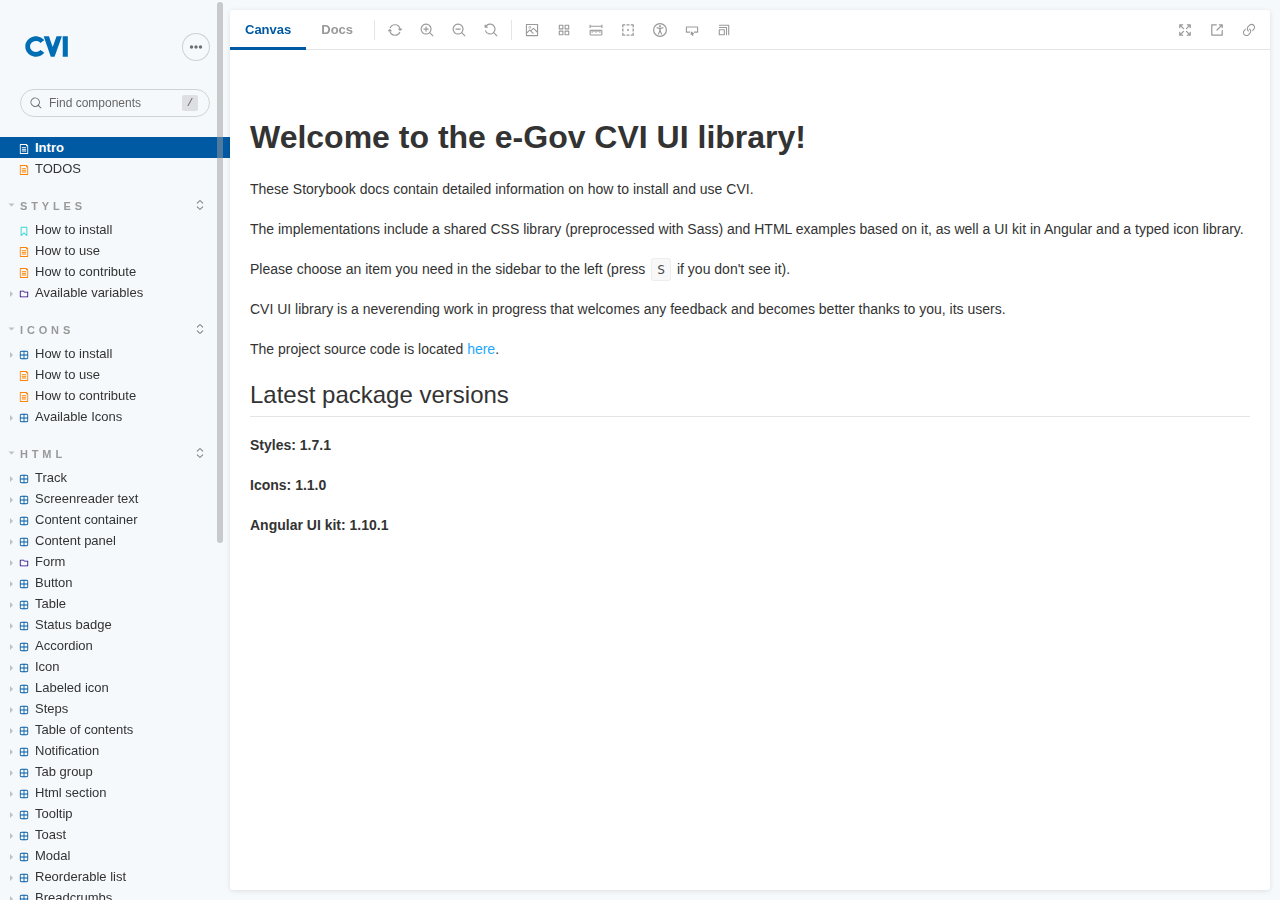
<file: index.html>
<!doctype html><html lang="en"><head><meta charset="utf-8"/><title>Webpack App</title><meta name="viewport" content="width=device-width,initial-scale=1"/><style>html, body {
    overflow: hidden;
    height: 100%;
    width: 100%;
    margin: 0;
    padding: 0;
  }

  * {
    box-sizing: border-box;
  }</style><script>/* globals window */
  /* eslint-disable no-underscore-dangle */
  try {
    if (window.top !== window) {
      window.__REACT_DEVTOOLS_GLOBAL_HOOK__ = window.top.__REACT_DEVTOOLS_GLOBAL_HOOK__;
    }
  } catch (e) {
    // eslint-disable-next-line no-console
    console.warn('unable to connect to top frame for connecting dev tools');
  }

  window.onerror = function onerror(message, source, line, column, err) {
    if (window.CONFIG_TYPE !== 'DEVELOPMENT') return;
    // eslint-disable-next-line no-var, vars-on-top
    var xhr = new window.XMLHttpRequest();
    xhr.open('POST', '/runtime-error');
    xhr.setRequestHeader('Content-Type', 'application/json;charset=UTF-8');
    xhr.send(
      JSON.stringify({
        /* eslint-disable object-shorthand */
        message: message,
        source: source,
        line: line,
        column: column,
        error: err && { message: err.message, name: err.name, stack: err.stack },
        origin: 'manager',
        /* eslint-enable object-shorthand */
      })
    );
  };</script><style>#root[hidden],
      #docs-root[hidden] {
        display: none !important;
      }</style></head><body><div id="root"></div><div id="docs-root"></div><script>window['CONFIG_TYPE'] = "PRODUCTION";
          
      
          
            window['LOGLEVEL'] = "info";
          
      
          
            window['FEATURES'] = {"postcss":true,"emotionAlias":false,"warnOnLegacyHierarchySeparator":true,"buildStoriesJson":false,"storyStoreV7":false,"modernInlineRender":false,"breakingChangesV7":false,"interactionsDebugger":false,"babelModeV7":false,"argTypeTargetsV7":false,"previewMdx2":false};
          
      
          
      
          
      
          
            window['DOCS_MODE'] = false;</script><script src="runtime~main.3d39877cef405a270730.manager.bundle.js"></script><script src="887.f6d018adb45fc2690c5a.manager.bundle.js"></script><script src="main.1d8ab3ff46e58d6986b8.manager.bundle.js"></script></body></html>
</file>
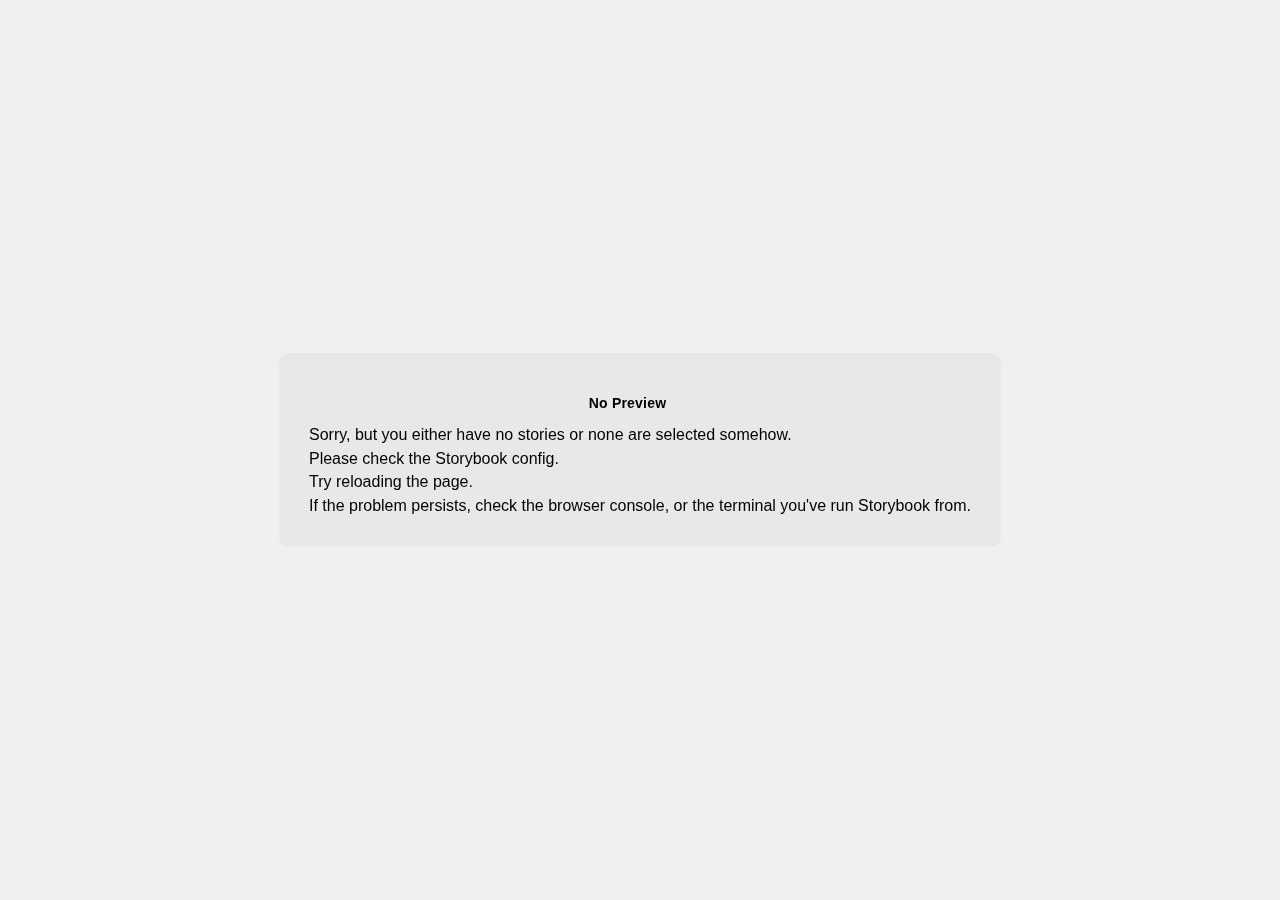
<file: iframe.html>
<!doctype html><html lang="en"><head><meta charset="utf-8"><title>Webpack App</title><meta name="viewport" content="width=device-width,initial-scale=1"><base target="_parent"><style>/* While we aren't showing the main block yet, but still preparing, we want everything the user
     has rendered, which may or may not be in #root, to be display none */
  .sb-show-preparing-story:not(.sb-show-main) > :not(.sb-preparing-story) {
    display: none;
  }

  .sb-show-preparing-docs:not(.sb-show-main) > :not(.sb-preparing-docs) {
    display: none;
  }

  /* Hide our own blocks when we aren't supposed to be showing them */
  :not(.sb-show-preparing-story) > .sb-preparing-story,
  :not(.sb-show-preparing-docs) > .sb-preparing-docs,
  :not(.sb-show-nopreview) > .sb-nopreview,
  :not(.sb-show-errordisplay) > .sb-errordisplay {
    display: none;
  }

  .sb-show-main.sb-main-centered {
    margin: 0;
    display: flex;
    align-items: center;
    min-height: 100vh;
  }

  .sb-show-main.sb-main-centered #root {
    box-sizing: border-box;
    margin: auto;
    padding: 1rem;
    max-height: 100%; /* Hack for centering correctly in IE11 */
  }

  /* Vertical centering fix for IE11 */
  @media screen and (-ms-high-contrast: none), (-ms-high-contrast: active) {
    .sb-show-main.sb-main-centered:after {
      content: '';
      min-height: inherit;
      font-size: 0;
    }
  }

  .sb-show-main.sb-main-fullscreen {
    margin: 0;
    padding: 0;
    display: block;
  }

  .sb-show-main.sb-main-padded {
    margin: 0;
    padding: 1rem;
    display: block;
    box-sizing: border-box;
  }

  .sb-wrapper {
    position: fixed;
    top: 0;
    bottom: 0;
    left: 0;
    right: 0;
    padding: 20px;
    font-family: 'Nunito Sans', -apple-system, '.SFNSText-Regular', 'San Francisco',
      BlinkMacSystemFont, 'Segoe UI', 'Helvetica Neue', Helvetica, Arial, sans-serif;
    -webkit-font-smoothing: antialiased;
    overflow: auto;
  }

  .sb-heading {
    font-size: 14px;
    font-weight: 600;
    letter-spacing: 0.2px;
    margin: 10px 0;
    padding-right: 25px;
  }

  .sb-nopreview {
    display: flex;
    align-content: center;
    justify-content: center;
  }

  .sb-nopreview_main {
    margin: auto;
    padding: 30px;
    border-radius: 10px;
    background: rgba(0, 0, 0, 0.03);
  }

  .sb-nopreview_heading {
    text-align: center;
  }

  .sb-errordisplay {
    border: 20px solid rgb(187, 49, 49);
    background: #222;
    color: #fff;
    z-index: 999999;
  }

  .sb-errordisplay_code {
    padding: 10px;
    background: #000;
    color: #eee;
    font-family: 'Operator Mono', 'Fira Code Retina', 'Fira Code', 'FiraCode-Retina', 'Andale Mono',
      'Lucida Console', Consolas, Monaco, monospace;
  }

  .sb-errordisplay pre {
    white-space: pre-wrap;
  }

  @-webkit-keyframes sb-rotate360 {
    from {
      transform: rotate(0deg);
    }
    to {
      transform: rotate(360deg);
    }
  }
  @keyframes sb-rotate360 {
    from {
      transform: rotate(0deg);
    }
    to {
      transform: rotate(360deg);
    }
  }
  @-webkit-keyframes sb-glow {
    0%,
    100% {
      opacity: 1;
    }
    50% {
      opacity: 0.4;
    }
  }
  @keyframes sb-glow {
    0%,
    100% {
      opacity: 1;
    }
    50% {
      opacity: 0.4;
    }
  }

  /* We display the preparing loaders *over* the rendering story */
  .sb-preparing-story,
  .sb-preparing-docs {
    background-color: white;
    /* Maximum possible z-index. It would be better to use stacking contexts to ensure it's always
    on top, but this isn't possible as it would require making CSS changes that could affect user code */
    z-index: 2147483647;
  }

  .sb-loader {
    -webkit-animation: sb-rotate360 0.7s linear infinite;
    animation: sb-rotate360 0.7s linear infinite;
    border-color: rgba(97, 97, 97, 0.29);
    border-radius: 50%;
    border-style: solid;
    border-top-color: #646464;
    border-width: 2px;
    display: inline-block;
    height: 32px;
    left: 50%;
    margin-left: -16px;
    margin-top: -16px;
    mix-blend-mode: difference;
    overflow: hidden;
    position: absolute;
    top: 50%;
    transition: all 200ms ease-out;
    vertical-align: top;
    width: 32px;
    z-index: 4;
  }

  .sb-previewBlock {
    background: #fff;
    border: 1px solid rgba(0, 0, 0, 0.1);
    border-radius: 4px;
    box-shadow: rgba(0, 0, 0, 0.1) 0 1px 3px 0;
    margin: 25px auto 40px;
    max-width: 600px;
  }

  .sb-previewBlock_header {
    align-items: center;
    box-shadow: rgba(0, 0, 0, 0.1) 0 -1px 0 0 inset;
    display: flex;
    gap: 14px;
    height: 40px;
    padding: 0 12px;
  }

  .sb-previewBlock_icon {
    -webkit-animation: sb-glow 1.5s ease-in-out infinite;
    animation: sb-glow 1.5s ease-in-out infinite;
    background: #e6e6e6;
    height: 14px;
    width: 14px;
  }
  .sb-previewBlock_icon:last-child {
    margin-left: auto;
  }

  .sb-previewBlock_body {
    -webkit-animation: sb-glow 1.5s ease-in-out infinite;
    animation: sb-glow 1.5s ease-in-out infinite;
    height: 182px;
    position: relative;
  }

  .sb-argstableBlock {
    border-collapse: collapse;
    border-spacing: 0;
    font-size: 13px;
    line-height: 20px;
    margin: 25px auto 40px;
    max-width: 600px;
    text-align: left;
    width: 100%;
  }
  .sb-argstableBlock th:first-of-type,
  .sb-argstableBlock td:first-of-type {
    padding-left: 20px;
  }
  .sb-argstableBlock th:nth-of-type(2),
  .sb-argstableBlock td:nth-of-type(2) {
    width: 35%;
  }
  .sb-argstableBlock th:nth-of-type(3),
  .sb-argstableBlock td:nth-of-type(3) {
    width: 15%;
  }
  .sb-argstableBlock th:last-of-type,
  .sb-argstableBlock td:last-of-type {
    width: 25%;
    padding-right: 20px;
  }
  .sb-argstableBlock th span,
  .sb-argstableBlock td span {
    -webkit-animation: sb-glow 1.5s ease-in-out infinite;
    animation: sb-glow 1.5s ease-in-out infinite;
    background-color: rgba(0, 0, 0, 0.1);
    border-radius: 0;
    box-shadow: none;
    color: transparent;
  }
  .sb-argstableBlock th {
    padding: 10px 15px;
  }

  .sb-argstableBlock-body {
    border-radius: 4px;
    box-shadow: rgba(0, 0, 0, 0.1) 0 1px 3px 1px, rgba(0, 0, 0, 0.065) 0 0 0 1px;
  }
  .sb-argstableBlock-body tr {
    background: transparent;
    overflow: hidden;
  }
  .sb-argstableBlock-body tr:not(:first-child) {
    border-top: 1px solid #e6e6e6;
  }
  .sb-argstableBlock-body tr:first-child td:first-child {
    border-top-left-radius: 4px;
  }
  .sb-argstableBlock-body tr:first-child td:last-child {
    border-top-right-radius: 4px;
  }
  .sb-argstableBlock-body tr:last-child td:first-child {
    border-bottom-left-radius: 4px;
  }
  .sb-argstableBlock-body tr:last-child td:last-child {
    border-bottom-right-radius: 4px;
  }
  .sb-argstableBlock-body td {
    background: #fff;
    padding-bottom: 10px;
    padding-top: 10px;
    vertical-align: top;
  }
  .sb-argstableBlock-body td:not(:first-of-type) {
    padding-left: 15px;
    padding-right: 15px;
  }
  .sb-argstableBlock-body button {
    -webkit-animation: sb-glow 1.5s ease-in-out infinite;
    animation: sb-glow 1.5s ease-in-out infinite;
    background-color: rgba(0, 0, 0, 0.1);
    border: 0;
    border-radius: 0;
    box-shadow: none;
    color: transparent;
    display: inline;
    font-size: 12px;
    line-height: 1;
    padding: 10px 16px;
  }

  .sb-argstableBlock-summary {
    margin-top: 4px;
  }

  .sb-argstableBlock-code {
    margin-right: 4px;
    margin-bottom: 4px;
    padding: 2px 5px;
  }</style><script>/* globals window */
  /* eslint-disable no-underscore-dangle */
  try {
    if (window.top !== window) {
      window.__REACT_DEVTOOLS_GLOBAL_HOOK__ = window.top.__REACT_DEVTOOLS_GLOBAL_HOOK__;
      window.__VUE_DEVTOOLS_GLOBAL_HOOK__ = window.top.__VUE_DEVTOOLS_GLOBAL_HOOK__;
      window.top.__VUE_DEVTOOLS_CONTEXT__ = window.document;
    }
  } catch (e) {
    // eslint-disable-next-line no-console
    console.warn('unable to connect to top frame for connecting dev tools');
  }

  window.onerror = function onerror(message, source, line, column, err) {
    if (window.CONFIG_TYPE !== 'DEVELOPMENT') return;
    // eslint-disable-next-line no-var, vars-on-top
    var xhr = new window.XMLHttpRequest();
    xhr.open('POST', '/runtime-error');
    xhr.setRequestHeader('Content-Type', 'application/json;charset=UTF-8');
    xhr.send(
      JSON.stringify({
        /* eslint-disable object-shorthand */
        message: message,
        source: source,
        line: line,
        column: column,
        error: err && { message: err.message, name: err.name, stack: err.stack },
        origin: 'preview',
        /* eslint-enable object-shorthand */
      })
    );
  };</script><link href="main.css" rel="stylesheet"><style>#root[hidden],
      #docs-root[hidden] {
        display: none !important;
      }</style></head><body><div class="sb-preparing-story sb-wrapper"><div class="sb-loader"></div></div><div class="sb-preparing-docs sb-wrapper"><div class="sb-previewBlock"><div class="sb-previewBlock_header"><div class="sb-previewBlock_icon"></div><div class="sb-previewBlock_icon"></div><div class="sb-previewBlock_icon"></div><div class="sb-previewBlock_icon"></div></div><div class="sb-previewBlock_body"><div class="sb-loader"></div></div></div><table aria-hidden="true" class="sb-argstableBlock"><thead class="sb-argstableBlock-head"><tr><th><span>Name</span></th><th><span>Description</span></th><th><span>Default</span></th><th><span>Control</span></th></tr></thead><tbody class="sb-argstableBlock-body"><tr><td><span>propertyName</span><span title="Required">*</span></td><td><div><span>This is a short description</span></div><div class="sb-argstableBlock-summary"><div><span class="sb-argstableBlock-code">summary</span></div></div></td><td><div><span class="sb-argstableBlock-code">defaultValue</span></div></td><td><button>Set string</button></td></tr><tr><td><span>propertyName</span><span>*</span></td><td><div><span>This is a short description</span></div><div class="sb-argstableBlock-summary"><div><span class="sb-argstableBlock-code">summary</span></div></div></td><td><div><span class="sb-argstableBlock-code">defaultValue</span></div></td><td><button>Set string</button></td></tr><tr><td><span>propertyName</span><span>*</span></td><td><div><span>This is a short description</span></div><div class="sb-argstableBlock-summary"><div><span class="sb-argstableBlock-code">summary</span></div></div></td><td><div><span class="sb-argstableBlock-code">defaultValue</span></div></td><td><button>Set string</button></td></tr></tbody></table></div><div class="sb-nopreview sb-wrapper"><div class="sb-nopreview_main"><h1 class="sb-nopreview_heading sb-heading">No Preview</h1><p>Sorry, but you either have no stories or none are selected somehow.</p><ul><li>Please check the Storybook config.</li><li>Try reloading the page.</li></ul><p>If the problem persists, check the browser console, or the terminal you've run Storybook from.</p></div></div><div class="sb-errordisplay sb-wrapper"><pre id="error-message" class="sb-heading"></pre><pre class="sb-errordisplay_code"><code id="error-stack"></code></pre></div><div id="root"></div><div id="docs-root"></div><script>window['CONFIG_TYPE'] = "PRODUCTION";
          
      
          
            window['LOGLEVEL'] = "info";
          
      
          
            window['FRAMEWORK_OPTIONS'] = {};
          
      
          
      
          
            window['FEATURES'] = {"postcss":true,"emotionAlias":false,"warnOnLegacyHierarchySeparator":true,"buildStoriesJson":false,"storyStoreV7":false,"modernInlineRender":false,"breakingChangesV7":false,"interactionsDebugger":false,"babelModeV7":false,"argTypeTargetsV7":false,"previewMdx2":false};
          
      
          
      
          
            window['STORIES'] = [{"titlePrefix":"","directory":"./libs","files":"**/src/lib/**/*.stories.ts","importPathMatcher":"^\\.[\\\\/](?:libs(?:\\/(?!\\.)(?:(?:(?!(?:^|\\/)\\.).)*?)\\/|\\/|$)src\\/lib(?:\\/(?!\\.)(?:(?:(?!(?:^|\\/)\\.).)*?)\\/|\\/|$)(?!\\.)(?=.)[^/]*?\\.stories\\.ts)$"},{"titlePrefix":"","directory":"./libs","files":"**/src/lib/**/*.stories.mdx","importPathMatcher":"^\\.[\\\\/](?:libs(?:\\/(?!\\.)(?:(?:(?!(?:^|\\/)\\.).)*?)\\/|\\/|$)src\\/lib(?:\\/(?!\\.)(?:(?:(?!(?:^|\\/)\\.).)*?)\\/|\\/|$)(?!\\.)(?=.)[^/]*?\\.stories\\.mdx)$"}];</script><script src="runtime~main.2f16189d.iframe.bundle.js"></script><script src="883.0a17731a.iframe.bundle.js"></script><script src="main.7f24a2c5.iframe.bundle.js"></script></body></html>
</file>
<file: main.css>
:root {
  --cvi-color-black-coral-0: #f0f0f2;
  --cvi-color-black-coral-1: #e1e2e5;
  --cvi-color-black-coral-2: #d2d3d8;
  --cvi-color-black-coral-3: #c4c5cb;
  --cvi-color-black-coral-4: #b5b6be;
  --cvi-color-black-coral-5: #a6a8b1;
  --cvi-color-black-coral-6: #9799a4;
  --cvi-color-black-coral-7: #898b97;
  --cvi-color-black-coral-8: #7a7c8a;
  --cvi-color-black-coral-9: #6b6e7d;
  --cvi-color-black-coral-10: #5d6071;
  --cvi-color-black-coral-11: #555867;
  --cvi-color-black-coral-12: #4d4f5d;
  --cvi-color-black-coral-13: #444653;
  --cvi-color-black-coral-14: #3c3e48;
  --cvi-color-black-coral-15: #33353e;
  --cvi-color-black-coral-16: #2b2c34;
  --cvi-color-black-coral-17: #22232a;
  --cvi-color-black-coral-18: #1a1b1f;
  --cvi-color-black-coral-19: #111215;
  --cvi-color-black-coral-20: #09090b;
  --cvi-color-dark-tangerine-0: #fff8e9;
  --cvi-color-dark-tangerine-1: #fff1d3;
  --cvi-color-dark-tangerine-2: #ffeabe;
  --cvi-color-dark-tangerine-3: #ffe4a8;
  --cvi-color-dark-tangerine-4: #ffdd92;
  --cvi-color-dark-tangerine-5: #ffd67d;
  --cvi-color-dark-tangerine-6: #ffcf67;
  --cvi-color-dark-tangerine-7: #ffc951;
  --cvi-color-dark-tangerine-8: #ffc23c;
  --cvi-color-dark-tangerine-9: #ffbb26;
  --cvi-color-dark-tangerine-10: #ffb511;
  --cvi-color-dark-tangerine-11: #e8a510;
  --cvi-color-dark-tangerine-12: #d1950e;
  --cvi-color-dark-tangerine-13: #ba840d;
  --cvi-color-dark-tangerine-14: #a3740b;
  --cvi-color-dark-tangerine-15: #8c630a;
  --cvi-color-dark-tangerine-16: #745308;
  --cvi-color-dark-tangerine-17: #5d4207;
  --cvi-color-dark-tangerine-18: #463205;
  --cvi-color-dark-tangerine-19: #2f2104;
  --cvi-color-dark-tangerine-20: #181102;
  --cvi-color-jasper-0: #fbeded;
  --cvi-color-jasper-1: #f7dbdb;
  --cvi-color-jasper-2: #f4caca;
  --cvi-color-jasper-3: #f0b8b8;
  --cvi-color-jasper-4: #eca7a7;
  --cvi-color-jasper-5: #e99595;
  --cvi-color-jasper-6: #e58484;
  --cvi-color-jasper-7: #e17272;
  --cvi-color-jasper-8: #de6161;
  --cvi-color-jasper-9: #da4f4f;
  --cvi-color-jasper-10: #d73e3e;
  --cvi-color-jasper-11: #c43939;
  --cvi-color-jasper-12: #b03333;
  --cvi-color-jasper-13: #9d2e2e;
  --cvi-color-jasper-14: #892828;
  --cvi-color-jasper-15: #762222;
  --cvi-color-jasper-16: #621d1d;
  --cvi-color-jasper-17: #4f1717;
  --cvi-color-jasper-18: #3b1111;
  --cvi-color-jasper-19: #280c0c;
  --cvi-color-jasper-20: #140606;
  --cvi-color-orange-0: #fff3e7;
  --cvi-color-orange-1: #ffe7d0;
  --cvi-color-orange-2: #ffdcb9;
  --cvi-color-orange-3: #ffd0a2;
  --cvi-color-orange-4: #ffc58b;
  --cvi-color-orange-5: #ffb973;
  --cvi-color-orange-6: #ffae5c;
  --cvi-color-orange-7: #ffa245;
  --cvi-color-orange-8: #ff972e;
  --cvi-color-orange-9: #ff8b17;
  --cvi-color-orange-10: #ff8000;
  --cvi-color-orange-11: #e87500;
  --cvi-color-orange-12: #d16900;
  --cvi-color-orange-13: #ba5e00;
  --cvi-color-orange-14: #a35200;
  --cvi-color-orange-15: #8c4600;
  --cvi-color-orange-16: #743b00;
  --cvi-color-orange-17: #5d2f00;
  --cvi-color-orange-18: #462300;
  --cvi-color-orange-19: #2f1800;
  --cvi-color-orange-20: #180c00;
  --cvi-color-sapphire-blue-0: #e7f0f6;
  --cvi-color-sapphire-blue-1: #d0e1ee;
  --cvi-color-sapphire-blue-2: #b9d2e5;
  --cvi-color-sapphire-blue-3: #a2c3dd;
  --cvi-color-sapphire-blue-4: #8bb4d5;
  --cvi-color-sapphire-blue-5: #73a5cc;
  --cvi-color-sapphire-blue-6: #5c96c4;
  --cvi-color-sapphire-blue-7: #4587bc;
  --cvi-color-sapphire-blue-8: #2e78b3;
  --cvi-color-sapphire-blue-9: #1769ab;
  --cvi-color-sapphire-blue-10: #005aa3;
  --cvi-color-sapphire-blue-11: #005295;
  --cvi-color-sapphire-blue-12: #004a86;
  --cvi-color-sapphire-blue-13: #004277;
  --cvi-color-sapphire-blue-14: #003a68;
  --cvi-color-sapphire-blue-15: #003259;
  --cvi-color-sapphire-blue-16: #00294b;
  --cvi-color-sapphire-blue-17: #00213c;
  --cvi-color-sapphire-blue-18: #00192d;
  --cvi-color-sapphire-blue-19: #00111e;
  --cvi-color-sapphire-blue-20: #00090f;
  --cvi-color-sea-green-0: #ecf4ef;
  --cvi-color-sea-green-1: #d9e9df;
  --cvi-color-sea-green-2: #c6ded0;
  --cvi-color-sea-green-3: #b3d3c0;
  --cvi-color-sea-green-4: #a0c8b0;
  --cvi-color-sea-green-5: #8ebda1;
  --cvi-color-sea-green-6: #7bb291;
  --cvi-color-sea-green-7: #68a781;
  --cvi-color-sea-green-8: #559c72;
  --cvi-color-sea-green-9: #429162;
  --cvi-color-sea-green-10: #308653;
  --cvi-color-sea-green-11: #2c7a4c;
  --cvi-color-sea-green-12: #286e44;
  --cvi-color-sea-green-13: #23623d;
  --cvi-color-sea-green-14: #1f5635;
  --cvi-color-sea-green-15: #1b4a2e;
  --cvi-color-sea-green-16: #163d26;
  --cvi-color-sea-green-17: #12311f;
  --cvi-color-sea-green-18: #0e2517;
  --cvi-color-sea-green-19: #091910;
  --cvi-color-sea-green-20: #050d08;
  --cvi-color-white: #ffffff;
  --cvi-color-black: #000000;
  --cvi-color-extra-light: #f9f9f9;
  --cvi-color-rgb-black-coral-0: 240 240 242;
  --cvi-color-rgb-black-coral-1: 225 226 229;
  --cvi-color-rgb-black-coral-2: 210 211 216;
  --cvi-color-rgb-black-coral-3: 196 197 203;
  --cvi-color-rgb-black-coral-4: 181 182 190;
  --cvi-color-rgb-black-coral-5: 166 168 177;
  --cvi-color-rgb-black-coral-6: 151 153 164;
  --cvi-color-rgb-black-coral-7: 137 139 151;
  --cvi-color-rgb-black-coral-8: 122 124 138;
  --cvi-color-rgb-black-coral-9: 107 110 125;
  --cvi-color-rgb-black-coral-10: 93 96 113;
  --cvi-color-rgb-black-coral-11: 85 88 103;
  --cvi-color-rgb-black-coral-12: 77 79 93;
  --cvi-color-rgb-black-coral-13: 68 70 83;
  --cvi-color-rgb-black-coral-14: 60 62 72;
  --cvi-color-rgb-black-coral-15: 51 53 62;
  --cvi-color-rgb-black-coral-16: 43 44 52;
  --cvi-color-rgb-black-coral-17: 34 35 42;
  --cvi-color-rgb-black-coral-18: 26 27 31;
  --cvi-color-rgb-black-coral-19: 17 18 21;
  --cvi-color-rgb-black-coral-20: 9 9 11;
  --cvi-color-rgb-dark-tangerine-0: 255 248 233;
  --cvi-color-rgb-dark-tangerine-1: 255 241 211;
  --cvi-color-rgb-dark-tangerine-2: 255 234 190;
  --cvi-color-rgb-dark-tangerine-3: 255 228 168;
  --cvi-color-rgb-dark-tangerine-4: 255 221 146;
  --cvi-color-rgb-dark-tangerine-5: 255 214 125;
  --cvi-color-rgb-dark-tangerine-6: 255 207 103;
  --cvi-color-rgb-dark-tangerine-7: 255 201 81;
  --cvi-color-rgb-dark-tangerine-8: 255 194 60;
  --cvi-color-rgb-dark-tangerine-9: 255 187 38;
  --cvi-color-rgb-dark-tangerine-10: 255 181 17;
  --cvi-color-rgb-dark-tangerine-11: 232 165 16;
  --cvi-color-rgb-dark-tangerine-12: 209 149 14;
  --cvi-color-rgb-dark-tangerine-13: 186 132 13;
  --cvi-color-rgb-dark-tangerine-14: 163 116 11;
  --cvi-color-rgb-dark-tangerine-15: 140 99 10;
  --cvi-color-rgb-dark-tangerine-16: 116 83 8;
  --cvi-color-rgb-dark-tangerine-17: 93 66 7;
  --cvi-color-rgb-dark-tangerine-18: 70 50 5;
  --cvi-color-rgb-dark-tangerine-19: 47 33 4;
  --cvi-color-rgb-dark-tangerine-20: 24 17 2;
  --cvi-color-rgb-jasper-0: 251 237 237;
  --cvi-color-rgb-jasper-1: 247 219 219;
  --cvi-color-rgb-jasper-2: 244 202 202;
  --cvi-color-rgb-jasper-3: 240 184 184;
  --cvi-color-rgb-jasper-4: 236 167 167;
  --cvi-color-rgb-jasper-5: 233 149 149;
  --cvi-color-rgb-jasper-6: 229 132 132;
  --cvi-color-rgb-jasper-7: 225 114 114;
  --cvi-color-rgb-jasper-8: 222 97 97;
  --cvi-color-rgb-jasper-9: 218 79 79;
  --cvi-color-rgb-jasper-10: 215 62 62;
  --cvi-color-rgb-jasper-11: 196 57 57;
  --cvi-color-rgb-jasper-12: 176 51 51;
  --cvi-color-rgb-jasper-13: 157 46 46;
  --cvi-color-rgb-jasper-14: 137 40 40;
  --cvi-color-rgb-jasper-15: 118 34 34;
  --cvi-color-rgb-jasper-16: 98 29 29;
  --cvi-color-rgb-jasper-17: 79 23 23;
  --cvi-color-rgb-jasper-18: 59 17 17;
  --cvi-color-rgb-jasper-19: 40 12 12;
  --cvi-color-rgb-jasper-20: 20 6 6;
  --cvi-color-rgb-orange-0: 255 243 231;
  --cvi-color-rgb-orange-1: 255 231 208;
  --cvi-color-rgb-orange-2: 255 220 185;
  --cvi-color-rgb-orange-3: 255 208 162;
  --cvi-color-rgb-orange-4: 255 197 139;
  --cvi-color-rgb-orange-5: 255 185 115;
  --cvi-color-rgb-orange-6: 255 174 92;
  --cvi-color-rgb-orange-7: 255 162 69;
  --cvi-color-rgb-orange-8: 255 151 46;
  --cvi-color-rgb-orange-9: 255 139 23;
  --cvi-color-rgb-orange-10: 255 128 0;
  --cvi-color-rgb-orange-11: 232 117 0;
  --cvi-color-rgb-orange-12: 209 105 0;
  --cvi-color-rgb-orange-13: 186 94 0;
  --cvi-color-rgb-orange-14: 163 82 0;
  --cvi-color-rgb-orange-15: 140 70 0;
  --cvi-color-rgb-orange-16: 116 59 0;
  --cvi-color-rgb-orange-17: 93 47 0;
  --cvi-color-rgb-orange-18: 70 35 0;
  --cvi-color-rgb-orange-19: 47 24 0;
  --cvi-color-rgb-orange-20: 24 12 0;
  --cvi-color-rgb-sapphire-blue-0: 231 240 246;
  --cvi-color-rgb-sapphire-blue-1: 208 225 238;
  --cvi-color-rgb-sapphire-blue-2: 185 210 229;
  --cvi-color-rgb-sapphire-blue-3: 162 195 221;
  --cvi-color-rgb-sapphire-blue-4: 139 180 213;
  --cvi-color-rgb-sapphire-blue-5: 115 165 204;
  --cvi-color-rgb-sapphire-blue-6: 92 150 196;
  --cvi-color-rgb-sapphire-blue-7: 69 135 188;
  --cvi-color-rgb-sapphire-blue-8: 46 120 179;
  --cvi-color-rgb-sapphire-blue-9: 23 105 171;
  --cvi-color-rgb-sapphire-blue-10: 0 90 163;
  --cvi-color-rgb-sapphire-blue-11: 0 82 149;
  --cvi-color-rgb-sapphire-blue-12: 0 74 134;
  --cvi-color-rgb-sapphire-blue-13: 0 66 119;
  --cvi-color-rgb-sapphire-blue-14: 0 58 104;
  --cvi-color-rgb-sapphire-blue-15: 0 50 89;
  --cvi-color-rgb-sapphire-blue-16: 0 41 75;
  --cvi-color-rgb-sapphire-blue-17: 0 33 60;
  --cvi-color-rgb-sapphire-blue-18: 0 25 45;
  --cvi-color-rgb-sapphire-blue-19: 0 17 30;
  --cvi-color-rgb-sapphire-blue-20: 0 9 15;
  --cvi-color-rgb-sea-green-0: 236 244 239;
  --cvi-color-rgb-sea-green-1: 217 233 223;
  --cvi-color-rgb-sea-green-2: 198 222 208;
  --cvi-color-rgb-sea-green-3: 179 211 192;
  --cvi-color-rgb-sea-green-4: 160 200 176;
  --cvi-color-rgb-sea-green-5: 142 189 161;
  --cvi-color-rgb-sea-green-6: 123 178 145;
  --cvi-color-rgb-sea-green-7: 104 167 129;
  --cvi-color-rgb-sea-green-8: 85 156 114;
  --cvi-color-rgb-sea-green-9: 66 145 98;
  --cvi-color-rgb-sea-green-10: 48 134 83;
  --cvi-color-rgb-sea-green-11: 44 122 76;
  --cvi-color-rgb-sea-green-12: 40 110 68;
  --cvi-color-rgb-sea-green-13: 35 98 61;
  --cvi-color-rgb-sea-green-14: 31 86 53;
  --cvi-color-rgb-sea-green-15: 27 74 46;
  --cvi-color-rgb-sea-green-16: 22 61 38;
  --cvi-color-rgb-sea-green-17: 18 49 31;
  --cvi-color-rgb-sea-green-18: 14 37 23;
  --cvi-color-rgb-sea-green-19: 9 25 16;
  --cvi-color-rgb-sea-green-20: 5 13 8;
  --cvi-color-rgb-white: 255 255 255;
  --cvi-color-rgb-black: 0 0 0;
  --cvi-color-rgb-extra-light: 249 249 249;
  --cvi-color-focus: var(--cvi-color-sapphire-blue-10);
}

/* stylelint-disable-next-line value-keyword-case */

:root {
  --cvi-font-family-base: $cvi-font-family-base;
  --cvi-font-size-50: 10px;
  --cvi-font-size-70: 12px;
  --cvi-font-size-80: 14px;
  --cvi-font-size-100: 16px;
  --cvi-font-size-200: 18px;
  --cvi-font-size-220: 20px;
  --cvi-font-size-250: 24px;
  --cvi-font-size-300: 28px;
  --cvi-font-size-350: 32px;
  --cvi-font-size-400: 36px;
  --cvi-font-size-500: 48px;
  --cvi-line-height-100: 1;
  --cvi-line-height-500: 1.5;
  --cvi-font-weight-alpha: 300;
  --cvi-font-weight-beta: 400;
  --cvi-font-weight-gamma: 500;
  --cvi-font-weight-delta: 700;
}

:root {
  --cvi-color-black-coral-0: #f0f0f2;
  --cvi-color-black-coral-1: #e1e2e5;
  --cvi-color-black-coral-2: #d2d3d8;
  --cvi-color-black-coral-3: #c4c5cb;
  --cvi-color-black-coral-4: #b5b6be;
  --cvi-color-black-coral-5: #a6a8b1;
  --cvi-color-black-coral-6: #9799a4;
  --cvi-color-black-coral-7: #898b97;
  --cvi-color-black-coral-8: #7a7c8a;
  --cvi-color-black-coral-9: #6b6e7d;
  --cvi-color-black-coral-10: #5d6071;
  --cvi-color-black-coral-11: #555867;
  --cvi-color-black-coral-12: #4d4f5d;
  --cvi-color-black-coral-13: #444653;
  --cvi-color-black-coral-14: #3c3e48;
  --cvi-color-black-coral-15: #33353e;
  --cvi-color-black-coral-16: #2b2c34;
  --cvi-color-black-coral-17: #22232a;
  --cvi-color-black-coral-18: #1a1b1f;
  --cvi-color-black-coral-19: #111215;
  --cvi-color-black-coral-20: #09090b;
  --cvi-color-dark-tangerine-0: #fff8e9;
  --cvi-color-dark-tangerine-1: #fff1d3;
  --cvi-color-dark-tangerine-2: #ffeabe;
  --cvi-color-dark-tangerine-3: #ffe4a8;
  --cvi-color-dark-tangerine-4: #ffdd92;
  --cvi-color-dark-tangerine-5: #ffd67d;
  --cvi-color-dark-tangerine-6: #ffcf67;
  --cvi-color-dark-tangerine-7: #ffc951;
  --cvi-color-dark-tangerine-8: #ffc23c;
  --cvi-color-dark-tangerine-9: #ffbb26;
  --cvi-color-dark-tangerine-10: #ffb511;
  --cvi-color-dark-tangerine-11: #e8a510;
  --cvi-color-dark-tangerine-12: #d1950e;
  --cvi-color-dark-tangerine-13: #ba840d;
  --cvi-color-dark-tangerine-14: #a3740b;
  --cvi-color-dark-tangerine-15: #8c630a;
  --cvi-color-dark-tangerine-16: #745308;
  --cvi-color-dark-tangerine-17: #5d4207;
  --cvi-color-dark-tangerine-18: #463205;
  --cvi-color-dark-tangerine-19: #2f2104;
  --cvi-color-dark-tangerine-20: #181102;
  --cvi-color-jasper-0: #fbeded;
  --cvi-color-jasper-1: #f7dbdb;
  --cvi-color-jasper-2: #f4caca;
  --cvi-color-jasper-3: #f0b8b8;
  --cvi-color-jasper-4: #eca7a7;
  --cvi-color-jasper-5: #e99595;
  --cvi-color-jasper-6: #e58484;
  --cvi-color-jasper-7: #e17272;
  --cvi-color-jasper-8: #de6161;
  --cvi-color-jasper-9: #da4f4f;
  --cvi-color-jasper-10: #d73e3e;
  --cvi-color-jasper-11: #c43939;
  --cvi-color-jasper-12: #b03333;
  --cvi-color-jasper-13: #9d2e2e;
  --cvi-color-jasper-14: #892828;
  --cvi-color-jasper-15: #762222;
  --cvi-color-jasper-16: #621d1d;
  --cvi-color-jasper-17: #4f1717;
  --cvi-color-jasper-18: #3b1111;
  --cvi-color-jasper-19: #280c0c;
  --cvi-color-jasper-20: #140606;
  --cvi-color-orange-0: #fff3e7;
  --cvi-color-orange-1: #ffe7d0;
  --cvi-color-orange-2: #ffdcb9;
  --cvi-color-orange-3: #ffd0a2;
  --cvi-color-orange-4: #ffc58b;
  --cvi-color-orange-5: #ffb973;
  --cvi-color-orange-6: #ffae5c;
  --cvi-color-orange-7: #ffa245;
  --cvi-color-orange-8: #ff972e;
  --cvi-color-orange-9: #ff8b17;
  --cvi-color-orange-10: #ff8000;
  --cvi-color-orange-11: #e87500;
  --cvi-color-orange-12: #d16900;
  --cvi-color-orange-13: #ba5e00;
  --cvi-color-orange-14: #a35200;
  --cvi-color-orange-15: #8c4600;
  --cvi-color-orange-16: #743b00;
  --cvi-color-orange-17: #5d2f00;
  --cvi-color-orange-18: #462300;
  --cvi-color-orange-19: #2f1800;
  --cvi-color-orange-20: #180c00;
  --cvi-color-sapphire-blue-0: #e7f0f6;
  --cvi-color-sapphire-blue-1: #d0e1ee;
  --cvi-color-sapphire-blue-2: #b9d2e5;
  --cvi-color-sapphire-blue-3: #a2c3dd;
  --cvi-color-sapphire-blue-4: #8bb4d5;
  --cvi-color-sapphire-blue-5: #73a5cc;
  --cvi-color-sapphire-blue-6: #5c96c4;
  --cvi-color-sapphire-blue-7: #4587bc;
  --cvi-color-sapphire-blue-8: #2e78b3;
  --cvi-color-sapphire-blue-9: #1769ab;
  --cvi-color-sapphire-blue-10: #005aa3;
  --cvi-color-sapphire-blue-11: #005295;
  --cvi-color-sapphire-blue-12: #004a86;
  --cvi-color-sapphire-blue-13: #004277;
  --cvi-color-sapphire-blue-14: #003a68;
  --cvi-color-sapphire-blue-15: #003259;
  --cvi-color-sapphire-blue-16: #00294b;
  --cvi-color-sapphire-blue-17: #00213c;
  --cvi-color-sapphire-blue-18: #00192d;
  --cvi-color-sapphire-blue-19: #00111e;
  --cvi-color-sapphire-blue-20: #00090f;
  --cvi-color-sea-green-0: #ecf4ef;
  --cvi-color-sea-green-1: #d9e9df;
  --cvi-color-sea-green-2: #c6ded0;
  --cvi-color-sea-green-3: #b3d3c0;
  --cvi-color-sea-green-4: #a0c8b0;
  --cvi-color-sea-green-5: #8ebda1;
  --cvi-color-sea-green-6: #7bb291;
  --cvi-color-sea-green-7: #68a781;
  --cvi-color-sea-green-8: #559c72;
  --cvi-color-sea-green-9: #429162;
  --cvi-color-sea-green-10: #308653;
  --cvi-color-sea-green-11: #2c7a4c;
  --cvi-color-sea-green-12: #286e44;
  --cvi-color-sea-green-13: #23623d;
  --cvi-color-sea-green-14: #1f5635;
  --cvi-color-sea-green-15: #1b4a2e;
  --cvi-color-sea-green-16: #163d26;
  --cvi-color-sea-green-17: #12311f;
  --cvi-color-sea-green-18: #0e2517;
  --cvi-color-sea-green-19: #091910;
  --cvi-color-sea-green-20: #050d08;
  --cvi-color-white: #ffffff;
  --cvi-color-black: #000000;
  --cvi-color-extra-light: #f9f9f9;
  --cvi-color-rgb-black-coral-0: 240 240 242;
  --cvi-color-rgb-black-coral-1: 225 226 229;
  --cvi-color-rgb-black-coral-2: 210 211 216;
  --cvi-color-rgb-black-coral-3: 196 197 203;
  --cvi-color-rgb-black-coral-4: 181 182 190;
  --cvi-color-rgb-black-coral-5: 166 168 177;
  --cvi-color-rgb-black-coral-6: 151 153 164;
  --cvi-color-rgb-black-coral-7: 137 139 151;
  --cvi-color-rgb-black-coral-8: 122 124 138;
  --cvi-color-rgb-black-coral-9: 107 110 125;
  --cvi-color-rgb-black-coral-10: 93 96 113;
  --cvi-color-rgb-black-coral-11: 85 88 103;
  --cvi-color-rgb-black-coral-12: 77 79 93;
  --cvi-color-rgb-black-coral-13: 68 70 83;
  --cvi-color-rgb-black-coral-14: 60 62 72;
  --cvi-color-rgb-black-coral-15: 51 53 62;
  --cvi-color-rgb-black-coral-16: 43 44 52;
  --cvi-color-rgb-black-coral-17: 34 35 42;
  --cvi-color-rgb-black-coral-18: 26 27 31;
  --cvi-color-rgb-black-coral-19: 17 18 21;
  --cvi-color-rgb-black-coral-20: 9 9 11;
  --cvi-color-rgb-dark-tangerine-0: 255 248 233;
  --cvi-color-rgb-dark-tangerine-1: 255 241 211;
  --cvi-color-rgb-dark-tangerine-2: 255 234 190;
  --cvi-color-rgb-dark-tangerine-3: 255 228 168;
  --cvi-color-rgb-dark-tangerine-4: 255 221 146;
  --cvi-color-rgb-dark-tangerine-5: 255 214 125;
  --cvi-color-rgb-dark-tangerine-6: 255 207 103;
  --cvi-color-rgb-dark-tangerine-7: 255 201 81;
  --cvi-color-rgb-dark-tangerine-8: 255 194 60;
  --cvi-color-rgb-dark-tangerine-9: 255 187 38;
  --cvi-color-rgb-dark-tangerine-10: 255 181 17;
  --cvi-color-rgb-dark-tangerine-11: 232 165 16;
  --cvi-color-rgb-dark-tangerine-12: 209 149 14;
  --cvi-color-rgb-dark-tangerine-13: 186 132 13;
  --cvi-color-rgb-dark-tangerine-14: 163 116 11;
  --cvi-color-rgb-dark-tangerine-15: 140 99 10;
  --cvi-color-rgb-dark-tangerine-16: 116 83 8;
  --cvi-color-rgb-dark-tangerine-17: 93 66 7;
  --cvi-color-rgb-dark-tangerine-18: 70 50 5;
  --cvi-color-rgb-dark-tangerine-19: 47 33 4;
  --cvi-color-rgb-dark-tangerine-20: 24 17 2;
  --cvi-color-rgb-jasper-0: 251 237 237;
  --cvi-color-rgb-jasper-1: 247 219 219;
  --cvi-color-rgb-jasper-2: 244 202 202;
  --cvi-color-rgb-jasper-3: 240 184 184;
  --cvi-color-rgb-jasper-4: 236 167 167;
  --cvi-color-rgb-jasper-5: 233 149 149;
  --cvi-color-rgb-jasper-6: 229 132 132;
  --cvi-color-rgb-jasper-7: 225 114 114;
  --cvi-color-rgb-jasper-8: 222 97 97;
  --cvi-color-rgb-jasper-9: 218 79 79;
  --cvi-color-rgb-jasper-10: 215 62 62;
  --cvi-color-rgb-jasper-11: 196 57 57;
  --cvi-color-rgb-jasper-12: 176 51 51;
  --cvi-color-rgb-jasper-13: 157 46 46;
  --cvi-color-rgb-jasper-14: 137 40 40;
  --cvi-color-rgb-jasper-15: 118 34 34;
  --cvi-color-rgb-jasper-16: 98 29 29;
  --cvi-color-rgb-jasper-17: 79 23 23;
  --cvi-color-rgb-jasper-18: 59 17 17;
  --cvi-color-rgb-jasper-19: 40 12 12;
  --cvi-color-rgb-jasper-20: 20 6 6;
  --cvi-color-rgb-orange-0: 255 243 231;
  --cvi-color-rgb-orange-1: 255 231 208;
  --cvi-color-rgb-orange-2: 255 220 185;
  --cvi-color-rgb-orange-3: 255 208 162;
  --cvi-color-rgb-orange-4: 255 197 139;
  --cvi-color-rgb-orange-5: 255 185 115;
  --cvi-color-rgb-orange-6: 255 174 92;
  --cvi-color-rgb-orange-7: 255 162 69;
  --cvi-color-rgb-orange-8: 255 151 46;
  --cvi-color-rgb-orange-9: 255 139 23;
  --cvi-color-rgb-orange-10: 255 128 0;
  --cvi-color-rgb-orange-11: 232 117 0;
  --cvi-color-rgb-orange-12: 209 105 0;
  --cvi-color-rgb-orange-13: 186 94 0;
  --cvi-color-rgb-orange-14: 163 82 0;
  --cvi-color-rgb-orange-15: 140 70 0;
  --cvi-color-rgb-orange-16: 116 59 0;
  --cvi-color-rgb-orange-17: 93 47 0;
  --cvi-color-rgb-orange-18: 70 35 0;
  --cvi-color-rgb-orange-19: 47 24 0;
  --cvi-color-rgb-orange-20: 24 12 0;
  --cvi-color-rgb-sapphire-blue-0: 231 240 246;
  --cvi-color-rgb-sapphire-blue-1: 208 225 238;
  --cvi-color-rgb-sapphire-blue-2: 185 210 229;
  --cvi-color-rgb-sapphire-blue-3: 162 195 221;
  --cvi-color-rgb-sapphire-blue-4: 139 180 213;
  --cvi-color-rgb-sapphire-blue-5: 115 165 204;
  --cvi-color-rgb-sapphire-blue-6: 92 150 196;
  --cvi-color-rgb-sapphire-blue-7: 69 135 188;
  --cvi-color-rgb-sapphire-blue-8: 46 120 179;
  --cvi-color-rgb-sapphire-blue-9: 23 105 171;
  --cvi-color-rgb-sapphire-blue-10: 0 90 163;
  --cvi-color-rgb-sapphire-blue-11: 0 82 149;
  --cvi-color-rgb-sapphire-blue-12: 0 74 134;
  --cvi-color-rgb-sapphire-blue-13: 0 66 119;
  --cvi-color-rgb-sapphire-blue-14: 0 58 104;
  --cvi-color-rgb-sapphire-blue-15: 0 50 89;
  --cvi-color-rgb-sapphire-blue-16: 0 41 75;
  --cvi-color-rgb-sapphire-blue-17: 0 33 60;
  --cvi-color-rgb-sapphire-blue-18: 0 25 45;
  --cvi-color-rgb-sapphire-blue-19: 0 17 30;
  --cvi-color-rgb-sapphire-blue-20: 0 9 15;
  --cvi-color-rgb-sea-green-0: 236 244 239;
  --cvi-color-rgb-sea-green-1: 217 233 223;
  --cvi-color-rgb-sea-green-2: 198 222 208;
  --cvi-color-rgb-sea-green-3: 179 211 192;
  --cvi-color-rgb-sea-green-4: 160 200 176;
  --cvi-color-rgb-sea-green-5: 142 189 161;
  --cvi-color-rgb-sea-green-6: 123 178 145;
  --cvi-color-rgb-sea-green-7: 104 167 129;
  --cvi-color-rgb-sea-green-8: 85 156 114;
  --cvi-color-rgb-sea-green-9: 66 145 98;
  --cvi-color-rgb-sea-green-10: 48 134 83;
  --cvi-color-rgb-sea-green-11: 44 122 76;
  --cvi-color-rgb-sea-green-12: 40 110 68;
  --cvi-color-rgb-sea-green-13: 35 98 61;
  --cvi-color-rgb-sea-green-14: 31 86 53;
  --cvi-color-rgb-sea-green-15: 27 74 46;
  --cvi-color-rgb-sea-green-16: 22 61 38;
  --cvi-color-rgb-sea-green-17: 18 49 31;
  --cvi-color-rgb-sea-green-18: 14 37 23;
  --cvi-color-rgb-sea-green-19: 9 25 16;
  --cvi-color-rgb-sea-green-20: 5 13 8;
  --cvi-color-rgb-white: 255 255 255;
  --cvi-color-rgb-black: 0 0 0;
  --cvi-color-rgb-extra-light: 249 249 249;
  --cvi-color-focus: var(--cvi-color-sapphire-blue-10);
}

/* stylelint-disable-next-line value-keyword-case */

:root {
  --cvi-font-family-base: $cvi-font-family-base;
  --cvi-font-size-50: 10px;
  --cvi-font-size-70: 12px;
  --cvi-font-size-80: 14px;
  --cvi-font-size-100: 16px;
  --cvi-font-size-200: 18px;
  --cvi-font-size-220: 20px;
  --cvi-font-size-250: 24px;
  --cvi-font-size-300: 28px;
  --cvi-font-size-350: 32px;
  --cvi-font-size-400: 36px;
  --cvi-font-size-500: 48px;
  --cvi-line-height-100: 1;
  --cvi-line-height-500: 1.5;
  --cvi-font-weight-alpha: 300;
  --cvi-font-weight-beta: 400;
  --cvi-font-weight-gamma: 500;
  --cvi-font-weight-delta: 700;
}

:root {
  --cvi-spacing-unit: 4px;
  --cvi-spacing-loksa: 4px;
  --cvi-spacing-paldiski: 8px;
  --cvi-spacing-rapla: 10px;
  --cvi-spacing-elva: 12px;
  --cvi-spacing-haapsalu: 16px;
  --cvi-spacing-valga: 20px;
  --cvi-spacing-kuressaare: 24px;
  --cvi-spacing-viljandi: 32px;
  --cvi-spacing-parnu: 48px;
  --cvi-spacing-narva: 60px;
}

/* stylelint-disable no-duplicate-selectors */

:root {
  --cvi-radius-xs: 2px;
  --cvi-radius-s: 4px;
  --cvi-radius-m: 6px;
  --cvi-radius-l: 8px;
  --cvi-radius-pill: 999px;
}

:root {
  --cvi-border-width: 2px;
}

:root {
  --cvi-shadow-beta-blur: 15px;
  --cvi-shadow-alpha: 0 1px 5px 0 rgba(var(--cvi-color-rgb-black) / 0.15);
  --cvi-shadow-beta: 0 4px var(--cvi-shadow-beta-blur) 0 rgba(var(--cvi-color-rgb-black) / 0.15);
  --cvi-shadow-gamma: 0 0 20px 0 rgba(var(--cvi-color-rgb-sapphire-blue-16) / 0.1);
  --cvi-shadow-delta: inset 1px 0 0 var(--cvi-color-white),
    inset -1px 0 0 var(--cvi-color-white), inset 0 1px 0 var(--cvi-color-white),
    inset 0 -1px 0 var(--cvi-color-white);
}

:root {
  --cvi-border-focus: var(--cvi-border-width) solid var(--cvi-color-focus);
  --cvi-shadow-focus: var(--cvi-shadow-delta);
}

/* stylelint-enable no-duplicate-selectors */

.cvi-screenreader-text {
  position: absolute;
  overflow: hidden;
  clip: rect(0 0 0 0);
  height: 1px;
  width: 1px;
  /* stylelint-disable-next-line declaration-property-value-allowed-list */
  margin: -1px;
  padding: 0;
  border: none;
  white-space: nowrap;
}

.cvi-hidden {
  /* stylelint-disable-next-line declaration-no-important */
  display: none !important;
}

html,
body,
div,
span,
object,
iframe,
h1,
h2,
h3,
h4,
h5,
h6,
p,
blockquote,
pre,
abbr,
code,
em,
img,
small,
strong,
sub,
sup,
ol,
ul,
li,
fieldset,
form,
label,
legend,
table,
tbody,
tfoot,
thead,
tr,
th,
td,
article,
aside,
footer,
header,
nav,
section,
time,
audio,
video {
  padding: 0;
  border: 0;
  margin: 0;
  background-color: transparent;
  font-size: 100%;
  font-weight: inherit;
  vertical-align: baseline;
}

article,
aside,
figure,
footer,
header,
nav,
section {
  display: block;
}

html {
  box-sizing: border-box;
  overflow-y: scroll;
}

*,
*::before,
*::after {
  box-sizing: inherit;
}

img,
object {
  max-width: 100%;
}

ul {
  list-style: none;
}

table {
  border-collapse: collapse;
  border-spacing: 0;
}

th {
  vertical-align: bottom;
  text-align: left;
}

td {
  font-weight: normal;
  vertical-align: middle;
}

input,
select {
  vertical-align: middle;
}

input[type=radio] {
  vertical-align: text-bottom;
}

input[type=checkbox] {
  vertical-align: bottom;
}

strong {
  font-weight: bold;
}

label,
input[type=file] {
  cursor: pointer;
}

input,
select,
textarea {
  border: 0;
  margin: 0;
}

button,
input[type=button],
input[type=submit] {
  padding: 0;
  border: 0;
  border-radius: 0;
  margin: 0;
  background-color: transparent;
  cursor: pointer;
  text-align: left;
}

button::-moz-focus-inner {
  padding: 0;
  border: 0;
}

textarea {
  font-family: inherit;
}

@font-face {
  font-family: "Roboto";
  font-style: normal;
  font-display: swap;
  font-weight: 300;
  src: url('roboto-latin-300-normal.woff2') format("woff2"), url('roboto-all-300-normal.woff') format("woff");
}

@font-face {
  font-family: "Roboto";
  font-style: normal;
  font-display: swap;
  font-weight: 300;
  src: url('roboto-latin-ext-300-normal.woff2') format("woff2"), url('roboto-all-300-normal.woff') format("woff");
}

@font-face {
  font-family: "Roboto";
  font-style: normal;
  font-display: swap;
  font-weight: 300;
  src: url('roboto-cyrillic-300-normal.woff2') format("woff2"), url('roboto-all-300-normal.woff') format("woff");
}

@font-face {
  font-family: "Roboto";
  font-style: normal;
  font-display: swap;
  font-weight: 400;
  src: url('roboto-latin-400-normal.woff2') format("woff2"), url('roboto-all-400-normal.woff') format("woff");
}

@font-face {
  font-family: "Roboto";
  font-style: normal;
  font-display: swap;
  font-weight: 400;
  src: url('roboto-latin-ext-400-normal.woff2') format("woff2"), url('roboto-all-400-normal.woff') format("woff");
}

@font-face {
  font-family: "Roboto";
  font-style: normal;
  font-display: swap;
  font-weight: 400;
  src: url('roboto-cyrillic-400-normal.woff2') format("woff2"), url('roboto-all-400-normal.woff') format("woff");
}

@font-face {
  font-family: "Roboto";
  font-style: italic;
  font-display: swap;
  font-weight: 400;
  src: url('roboto-latin-400-italic.woff2') format("woff2"), url('roboto-all-400-italic.woff') format("woff");
}

@font-face {
  font-family: "Roboto";
  font-style: italic;
  font-display: swap;
  font-weight: 400;
  src: url('roboto-latin-ext-400-italic.woff2') format("woff2"), url('roboto-all-400-italic.woff') format("woff");
}

@font-face {
  font-family: "Roboto";
  font-style: italic;
  font-display: swap;
  font-weight: 400;
  src: url('roboto-cyrillic-400-italic.woff2') format("woff2"), url('roboto-all-400-italic.woff') format("woff");
}

@font-face {
  font-family: "Roboto";
  font-style: normal;
  font-display: swap;
  font-weight: 500;
  src: url('roboto-latin-500-normal.woff2') format("woff2"), url('roboto-all-500-normal.woff') format("woff");
}

@font-face {
  font-family: "Roboto";
  font-style: normal;
  font-display: swap;
  font-weight: 500;
  src: url('roboto-latin-ext-500-normal.woff2') format("woff2"), url('roboto-all-500-normal.woff') format("woff");
}

@font-face {
  font-family: "Roboto";
  font-style: normal;
  font-display: swap;
  font-weight: 500;
  src: url('roboto-cyrillic-500-normal.woff2') format("woff2"), url('roboto-all-500-normal.woff') format("woff");
}

@font-face {
  font-family: "Roboto";
  font-style: normal;
  font-display: swap;
  font-weight: 700;
  src: url('roboto-latin-700-normal.woff2') format("woff2"), url('roboto-all-700-normal.woff') format("woff");
}

@font-face {
  font-family: "Roboto";
  font-style: normal;
  font-display: swap;
  font-weight: 700;
  src: url('roboto-latin-ext-700-normal.woff2') format("woff2"), url('roboto-all-700-normal.woff') format("woff");
}

@font-face {
  font-family: "Roboto";
  font-style: normal;
  font-display: swap;
  font-weight: 700;
  src: url('roboto-cyrillic-700-normal.woff2') format("woff2"), url('roboto-all-700-normal.woff') format("woff");
}

@font-face {
  font-family: "Roboto";
  font-style: italic;
  font-display: swap;
  font-weight: 700;
  src: url('roboto-latin-700-italic.woff2') format("woff2"), url('roboto-all-700-italic.woff') format("woff");
}

@font-face {
  font-family: "Roboto";
  font-style: italic;
  font-display: swap;
  font-weight: 700;
  src: url('roboto-latin-ext-700-italic.woff2') format("woff2"), url('roboto-all-700-italic.woff') format("woff");
}

@font-face {
  font-family: "Roboto";
  font-style: italic;
  font-display: swap;
  font-weight: 700;
  src: url('roboto-cyrillic-700-italic.woff2') format("woff2"), url('roboto-all-700-italic.woff') format("woff");
}

html {
  scroll-behavior: smooth;
}

@media screen and (prefers-reduced-motion: reduce) {
  html {
    scroll-behavior: auto;
  }
}

body {
  font-family: Roboto, Arial, Helvetica, sans-serif;
  font-size: var(--cvi-font-size-100);
  line-height: 1.47;
  background-color: var(--cvi-color-black-coral-0);
}

a,
input,
select,
textarea,
button {
  transition: background-color 0.25s, color 0.25s, border-color 0.25s;
}

a {
  text-decoration: none;
}

a:hover {
  text-decoration: underline;
}

img {
  max-width: 100%;
  height: auto;
}

button {
  font-family: inherit;
}

h2 {
  font-size: var(--cvi-font-size-250);
  margin-bottom: var(--cvi-spacing-elva);
}

@keyframes cvi-loading-spinner {
  to {
    transform: rotate(360deg);
  }
}

:root {
  --cvi-color-black-coral-0: #f0f0f2;
  --cvi-color-black-coral-1: #e1e2e5;
  --cvi-color-black-coral-2: #d2d3d8;
  --cvi-color-black-coral-3: #c4c5cb;
  --cvi-color-black-coral-4: #b5b6be;
  --cvi-color-black-coral-5: #a6a8b1;
  --cvi-color-black-coral-6: #9799a4;
  --cvi-color-black-coral-7: #898b97;
  --cvi-color-black-coral-8: #7a7c8a;
  --cvi-color-black-coral-9: #6b6e7d;
  --cvi-color-black-coral-10: #5d6071;
  --cvi-color-black-coral-11: #555867;
  --cvi-color-black-coral-12: #4d4f5d;
  --cvi-color-black-coral-13: #444653;
  --cvi-color-black-coral-14: #3c3e48;
  --cvi-color-black-coral-15: #33353e;
  --cvi-color-black-coral-16: #2b2c34;
  --cvi-color-black-coral-17: #22232a;
  --cvi-color-black-coral-18: #1a1b1f;
  --cvi-color-black-coral-19: #111215;
  --cvi-color-black-coral-20: #09090b;
  --cvi-color-dark-tangerine-0: #fff8e9;
  --cvi-color-dark-tangerine-1: #fff1d3;
  --cvi-color-dark-tangerine-2: #ffeabe;
  --cvi-color-dark-tangerine-3: #ffe4a8;
  --cvi-color-dark-tangerine-4: #ffdd92;
  --cvi-color-dark-tangerine-5: #ffd67d;
  --cvi-color-dark-tangerine-6: #ffcf67;
  --cvi-color-dark-tangerine-7: #ffc951;
  --cvi-color-dark-tangerine-8: #ffc23c;
  --cvi-color-dark-tangerine-9: #ffbb26;
  --cvi-color-dark-tangerine-10: #ffb511;
  --cvi-color-dark-tangerine-11: #e8a510;
  --cvi-color-dark-tangerine-12: #d1950e;
  --cvi-color-dark-tangerine-13: #ba840d;
  --cvi-color-dark-tangerine-14: #a3740b;
  --cvi-color-dark-tangerine-15: #8c630a;
  --cvi-color-dark-tangerine-16: #745308;
  --cvi-color-dark-tangerine-17: #5d4207;
  --cvi-color-dark-tangerine-18: #463205;
  --cvi-color-dark-tangerine-19: #2f2104;
  --cvi-color-dark-tangerine-20: #181102;
  --cvi-color-jasper-0: #fbeded;
  --cvi-color-jasper-1: #f7dbdb;
  --cvi-color-jasper-2: #f4caca;
  --cvi-color-jasper-3: #f0b8b8;
  --cvi-color-jasper-4: #eca7a7;
  --cvi-color-jasper-5: #e99595;
  --cvi-color-jasper-6: #e58484;
  --cvi-color-jasper-7: #e17272;
  --cvi-color-jasper-8: #de6161;
  --cvi-color-jasper-9: #da4f4f;
  --cvi-color-jasper-10: #d73e3e;
  --cvi-color-jasper-11: #c43939;
  --cvi-color-jasper-12: #b03333;
  --cvi-color-jasper-13: #9d2e2e;
  --cvi-color-jasper-14: #892828;
  --cvi-color-jasper-15: #762222;
  --cvi-color-jasper-16: #621d1d;
  --cvi-color-jasper-17: #4f1717;
  --cvi-color-jasper-18: #3b1111;
  --cvi-color-jasper-19: #280c0c;
  --cvi-color-jasper-20: #140606;
  --cvi-color-orange-0: #fff3e7;
  --cvi-color-orange-1: #ffe7d0;
  --cvi-color-orange-2: #ffdcb9;
  --cvi-color-orange-3: #ffd0a2;
  --cvi-color-orange-4: #ffc58b;
  --cvi-color-orange-5: #ffb973;
  --cvi-color-orange-6: #ffae5c;
  --cvi-color-orange-7: #ffa245;
  --cvi-color-orange-8: #ff972e;
  --cvi-color-orange-9: #ff8b17;
  --cvi-color-orange-10: #ff8000;
  --cvi-color-orange-11: #e87500;
  --cvi-color-orange-12: #d16900;
  --cvi-color-orange-13: #ba5e00;
  --cvi-color-orange-14: #a35200;
  --cvi-color-orange-15: #8c4600;
  --cvi-color-orange-16: #743b00;
  --cvi-color-orange-17: #5d2f00;
  --cvi-color-orange-18: #462300;
  --cvi-color-orange-19: #2f1800;
  --cvi-color-orange-20: #180c00;
  --cvi-color-sapphire-blue-0: #e7f0f6;
  --cvi-color-sapphire-blue-1: #d0e1ee;
  --cvi-color-sapphire-blue-2: #b9d2e5;
  --cvi-color-sapphire-blue-3: #a2c3dd;
  --cvi-color-sapphire-blue-4: #8bb4d5;
  --cvi-color-sapphire-blue-5: #73a5cc;
  --cvi-color-sapphire-blue-6: #5c96c4;
  --cvi-color-sapphire-blue-7: #4587bc;
  --cvi-color-sapphire-blue-8: #2e78b3;
  --cvi-color-sapphire-blue-9: #1769ab;
  --cvi-color-sapphire-blue-10: #005aa3;
  --cvi-color-sapphire-blue-11: #005295;
  --cvi-color-sapphire-blue-12: #004a86;
  --cvi-color-sapphire-blue-13: #004277;
  --cvi-color-sapphire-blue-14: #003a68;
  --cvi-color-sapphire-blue-15: #003259;
  --cvi-color-sapphire-blue-16: #00294b;
  --cvi-color-sapphire-blue-17: #00213c;
  --cvi-color-sapphire-blue-18: #00192d;
  --cvi-color-sapphire-blue-19: #00111e;
  --cvi-color-sapphire-blue-20: #00090f;
  --cvi-color-sea-green-0: #ecf4ef;
  --cvi-color-sea-green-1: #d9e9df;
  --cvi-color-sea-green-2: #c6ded0;
  --cvi-color-sea-green-3: #b3d3c0;
  --cvi-color-sea-green-4: #a0c8b0;
  --cvi-color-sea-green-5: #8ebda1;
  --cvi-color-sea-green-6: #7bb291;
  --cvi-color-sea-green-7: #68a781;
  --cvi-color-sea-green-8: #559c72;
  --cvi-color-sea-green-9: #429162;
  --cvi-color-sea-green-10: #308653;
  --cvi-color-sea-green-11: #2c7a4c;
  --cvi-color-sea-green-12: #286e44;
  --cvi-color-sea-green-13: #23623d;
  --cvi-color-sea-green-14: #1f5635;
  --cvi-color-sea-green-15: #1b4a2e;
  --cvi-color-sea-green-16: #163d26;
  --cvi-color-sea-green-17: #12311f;
  --cvi-color-sea-green-18: #0e2517;
  --cvi-color-sea-green-19: #091910;
  --cvi-color-sea-green-20: #050d08;
  --cvi-color-white: #ffffff;
  --cvi-color-black: #000000;
  --cvi-color-extra-light: #f9f9f9;
  --cvi-color-rgb-black-coral-0: 240 240 242;
  --cvi-color-rgb-black-coral-1: 225 226 229;
  --cvi-color-rgb-black-coral-2: 210 211 216;
  --cvi-color-rgb-black-coral-3: 196 197 203;
  --cvi-color-rgb-black-coral-4: 181 182 190;
  --cvi-color-rgb-black-coral-5: 166 168 177;
  --cvi-color-rgb-black-coral-6: 151 153 164;
  --cvi-color-rgb-black-coral-7: 137 139 151;
  --cvi-color-rgb-black-coral-8: 122 124 138;
  --cvi-color-rgb-black-coral-9: 107 110 125;
  --cvi-color-rgb-black-coral-10: 93 96 113;
  --cvi-color-rgb-black-coral-11: 85 88 103;
  --cvi-color-rgb-black-coral-12: 77 79 93;
  --cvi-color-rgb-black-coral-13: 68 70 83;
  --cvi-color-rgb-black-coral-14: 60 62 72;
  --cvi-color-rgb-black-coral-15: 51 53 62;
  --cvi-color-rgb-black-coral-16: 43 44 52;
  --cvi-color-rgb-black-coral-17: 34 35 42;
  --cvi-color-rgb-black-coral-18: 26 27 31;
  --cvi-color-rgb-black-coral-19: 17 18 21;
  --cvi-color-rgb-black-coral-20: 9 9 11;
  --cvi-color-rgb-dark-tangerine-0: 255 248 233;
  --cvi-color-rgb-dark-tangerine-1: 255 241 211;
  --cvi-color-rgb-dark-tangerine-2: 255 234 190;
  --cvi-color-rgb-dark-tangerine-3: 255 228 168;
  --cvi-color-rgb-dark-tangerine-4: 255 221 146;
  --cvi-color-rgb-dark-tangerine-5: 255 214 125;
  --cvi-color-rgb-dark-tangerine-6: 255 207 103;
  --cvi-color-rgb-dark-tangerine-7: 255 201 81;
  --cvi-color-rgb-dark-tangerine-8: 255 194 60;
  --cvi-color-rgb-dark-tangerine-9: 255 187 38;
  --cvi-color-rgb-dark-tangerine-10: 255 181 17;
  --cvi-color-rgb-dark-tangerine-11: 232 165 16;
  --cvi-color-rgb-dark-tangerine-12: 209 149 14;
  --cvi-color-rgb-dark-tangerine-13: 186 132 13;
  --cvi-color-rgb-dark-tangerine-14: 163 116 11;
  --cvi-color-rgb-dark-tangerine-15: 140 99 10;
  --cvi-color-rgb-dark-tangerine-16: 116 83 8;
  --cvi-color-rgb-dark-tangerine-17: 93 66 7;
  --cvi-color-rgb-dark-tangerine-18: 70 50 5;
  --cvi-color-rgb-dark-tangerine-19: 47 33 4;
  --cvi-color-rgb-dark-tangerine-20: 24 17 2;
  --cvi-color-rgb-jasper-0: 251 237 237;
  --cvi-color-rgb-jasper-1: 247 219 219;
  --cvi-color-rgb-jasper-2: 244 202 202;
  --cvi-color-rgb-jasper-3: 240 184 184;
  --cvi-color-rgb-jasper-4: 236 167 167;
  --cvi-color-rgb-jasper-5: 233 149 149;
  --cvi-color-rgb-jasper-6: 229 132 132;
  --cvi-color-rgb-jasper-7: 225 114 114;
  --cvi-color-rgb-jasper-8: 222 97 97;
  --cvi-color-rgb-jasper-9: 218 79 79;
  --cvi-color-rgb-jasper-10: 215 62 62;
  --cvi-color-rgb-jasper-11: 196 57 57;
  --cvi-color-rgb-jasper-12: 176 51 51;
  --cvi-color-rgb-jasper-13: 157 46 46;
  --cvi-color-rgb-jasper-14: 137 40 40;
  --cvi-color-rgb-jasper-15: 118 34 34;
  --cvi-color-rgb-jasper-16: 98 29 29;
  --cvi-color-rgb-jasper-17: 79 23 23;
  --cvi-color-rgb-jasper-18: 59 17 17;
  --cvi-color-rgb-jasper-19: 40 12 12;
  --cvi-color-rgb-jasper-20: 20 6 6;
  --cvi-color-rgb-orange-0: 255 243 231;
  --cvi-color-rgb-orange-1: 255 231 208;
  --cvi-color-rgb-orange-2: 255 220 185;
  --cvi-color-rgb-orange-3: 255 208 162;
  --cvi-color-rgb-orange-4: 255 197 139;
  --cvi-color-rgb-orange-5: 255 185 115;
  --cvi-color-rgb-orange-6: 255 174 92;
  --cvi-color-rgb-orange-7: 255 162 69;
  --cvi-color-rgb-orange-8: 255 151 46;
  --cvi-color-rgb-orange-9: 255 139 23;
  --cvi-color-rgb-orange-10: 255 128 0;
  --cvi-color-rgb-orange-11: 232 117 0;
  --cvi-color-rgb-orange-12: 209 105 0;
  --cvi-color-rgb-orange-13: 186 94 0;
  --cvi-color-rgb-orange-14: 163 82 0;
  --cvi-color-rgb-orange-15: 140 70 0;
  --cvi-color-rgb-orange-16: 116 59 0;
  --cvi-color-rgb-orange-17: 93 47 0;
  --cvi-color-rgb-orange-18: 70 35 0;
  --cvi-color-rgb-orange-19: 47 24 0;
  --cvi-color-rgb-orange-20: 24 12 0;
  --cvi-color-rgb-sapphire-blue-0: 231 240 246;
  --cvi-color-rgb-sapphire-blue-1: 208 225 238;
  --cvi-color-rgb-sapphire-blue-2: 185 210 229;
  --cvi-color-rgb-sapphire-blue-3: 162 195 221;
  --cvi-color-rgb-sapphire-blue-4: 139 180 213;
  --cvi-color-rgb-sapphire-blue-5: 115 165 204;
  --cvi-color-rgb-sapphire-blue-6: 92 150 196;
  --cvi-color-rgb-sapphire-blue-7: 69 135 188;
  --cvi-color-rgb-sapphire-blue-8: 46 120 179;
  --cvi-color-rgb-sapphire-blue-9: 23 105 171;
  --cvi-color-rgb-sapphire-blue-10: 0 90 163;
  --cvi-color-rgb-sapphire-blue-11: 0 82 149;
  --cvi-color-rgb-sapphire-blue-12: 0 74 134;
  --cvi-color-rgb-sapphire-blue-13: 0 66 119;
  --cvi-color-rgb-sapphire-blue-14: 0 58 104;
  --cvi-color-rgb-sapphire-blue-15: 0 50 89;
  --cvi-color-rgb-sapphire-blue-16: 0 41 75;
  --cvi-color-rgb-sapphire-blue-17: 0 33 60;
  --cvi-color-rgb-sapphire-blue-18: 0 25 45;
  --cvi-color-rgb-sapphire-blue-19: 0 17 30;
  --cvi-color-rgb-sapphire-blue-20: 0 9 15;
  --cvi-color-rgb-sea-green-0: 236 244 239;
  --cvi-color-rgb-sea-green-1: 217 233 223;
  --cvi-color-rgb-sea-green-2: 198 222 208;
  --cvi-color-rgb-sea-green-3: 179 211 192;
  --cvi-color-rgb-sea-green-4: 160 200 176;
  --cvi-color-rgb-sea-green-5: 142 189 161;
  --cvi-color-rgb-sea-green-6: 123 178 145;
  --cvi-color-rgb-sea-green-7: 104 167 129;
  --cvi-color-rgb-sea-green-8: 85 156 114;
  --cvi-color-rgb-sea-green-9: 66 145 98;
  --cvi-color-rgb-sea-green-10: 48 134 83;
  --cvi-color-rgb-sea-green-11: 44 122 76;
  --cvi-color-rgb-sea-green-12: 40 110 68;
  --cvi-color-rgb-sea-green-13: 35 98 61;
  --cvi-color-rgb-sea-green-14: 31 86 53;
  --cvi-color-rgb-sea-green-15: 27 74 46;
  --cvi-color-rgb-sea-green-16: 22 61 38;
  --cvi-color-rgb-sea-green-17: 18 49 31;
  --cvi-color-rgb-sea-green-18: 14 37 23;
  --cvi-color-rgb-sea-green-19: 9 25 16;
  --cvi-color-rgb-sea-green-20: 5 13 8;
  --cvi-color-rgb-white: 255 255 255;
  --cvi-color-rgb-black: 0 0 0;
  --cvi-color-rgb-extra-light: 249 249 249;
  --cvi-color-focus: var(--cvi-color-sapphire-blue-10);
}

/* stylelint-disable-next-line value-keyword-case */

:root {
  --cvi-font-family-base: $cvi-font-family-base;
  --cvi-font-size-50: 10px;
  --cvi-font-size-70: 12px;
  --cvi-font-size-80: 14px;
  --cvi-font-size-100: 16px;
  --cvi-font-size-200: 18px;
  --cvi-font-size-220: 20px;
  --cvi-font-size-250: 24px;
  --cvi-font-size-300: 28px;
  --cvi-font-size-350: 32px;
  --cvi-font-size-400: 36px;
  --cvi-font-size-500: 48px;
  --cvi-line-height-100: 1;
  --cvi-line-height-500: 1.5;
  --cvi-font-weight-alpha: 300;
  --cvi-font-weight-beta: 400;
  --cvi-font-weight-gamma: 500;
  --cvi-font-weight-delta: 700;
}

/* stylelint-disable selector-max-type, selector-class-pattern, selector-combinator-disallowed-list, selector-no-qualifying-type */

/* stylelint-enable selector-max-type, selector-class-pattern, selector-combinator-disallowed-list, selector-no-qualifying-type */

.cvi-button {
  --comment: "A regular button";
  display: inline-block;
}

.cvi-button__button {
  padding: 6px var(--cvi-spacing-viljandi);
  border-radius: var(--cvi-radius-pill);
  text-align: center;
  width: 100%;
  font-size: var(--cvi-font-size-100);
  line-height: var(--cvi-line-height-500);
}

.cvi-button__button:disabled {
  cursor: default;
}

.cvi-button--appearance-primary .cvi-button__button {
  color: var(--cvi-color-white);
  background-color: var(--cvi-color-sapphire-blue-10);
  border: var(--cvi-border-width) solid var(--cvi-color-sapphire-blue-10);
}

.cvi-button--appearance-primary .cvi-button__button:hover {
  background-color: var(--cvi-color-sapphire-blue-13);
  border-color: var(--cvi-color-sapphire-blue-13);
}

.cvi-button--appearance-primary .cvi-button__button:focus {
  box-shadow: var(--cvi-shadow-focus);
}

.cvi-button--appearance-primary .cvi-button__button:disabled {
  color: var(--cvi-color-black-coral-10);
  background-color: var(--cvi-color-black-coral-1);
  border-color: var(--cvi-color-black-coral-1);
}

.cvi-button--appearance-secondary .cvi-button__button {
  color: var(--cvi-color-black-coral-20);
  background-color: var(--cvi-color-white);
  border: var(--cvi-border-width) solid var(--cvi-color-black-coral-10);
}

.cvi-button--appearance-secondary .cvi-button__button:hover {
  border-color: var(--cvi-color-black-coral-1);
}

.cvi-button--appearance-secondary .cvi-button__button:focus {
  border-color: var(--cvi-color-focus);
}

.cvi-button--appearance-secondary .cvi-button__button:disabled {
  background-color: var(--cvi-color-black-coral-0);
  border-color: var(--cvi-color-black-coral-1);
}

.cvi-button--appearance-text .cvi-button__button {
  padding: 0;
  color: var(--cvi-color-sapphire-blue-10);
  fill: var(--cvi-color-sapphire-blue-10);
  text-decoration: underline;
  border: var(--cvi-border-width) solid transparent;
  border-radius: var(--cvi-radius-xs);
}

.cvi-button--appearance-text .cvi-button__button:hover {
  text-decoration: none;
}

.cvi-button--appearance-text .cvi-button__button:focus {
  border: var(--cvi-border-focus);
}

.cvi-button--appearance-text .cvi-button__button:disabled {
  color: var(--cvi-color-black-coral-10);
  fill: var(--cvi-color-black-coral-10);
  text-decoration: line-through;
  cursor: not-allowed;
}

.cvi-button--size-s:not(.cvi-button--appearance-text) .cvi-button__button {
  padding-inline: var(--cvi-spacing-valga);
  padding-block: var(--cvi-spacing-loksa);
}

.cvi-textfield {
  --comment: "A form text control";
  display: block;
}

.cvi-textfield--type-single-line .cvi-textfield__text-control {
  min-width: var(--cvi-textfield--single-line--min-width, 200px);
  max-width: var(--cvi-textfield--single-line--max-width, 300px);
  width: 100%;
  height: 40px;
}

.cvi-textfield--type-multiple-lines {
  display: flex;
  flex-direction: column;
}

.cvi-textfield--type-multiple-lines .cvi-textfield__text-control {
  width: 100%;
  min-width: 200px;
  max-width: var(--cvi-textfield--multiple-lines--max-width, 670px);
  padding: var(--cvi-spacing-paldiski);
  resize: vertical;
}

.cvi-textfield--has-suffix-icon {
  position: relative;
}

.cvi-textfield--has-suffix-icon .cvi-textfield__text-control {
  padding-inline-end: calc(var(--cvi-spacing-elva) * 2 + 16px);
}

.cvi-textfield__text-control {
  background-color: var(--cvi-color-white);
  border: 1px solid var(--cvi-color-black-coral-5);
  border-radius: var(--cvi-radius-s);
  font-size: var(--cvi-font-size-100);
  padding-inline-start: var(--cvi-spacing-paldiski);
}

.cvi-textfield__text-control:focus {
  outline: var(--cvi-border-focus);
  border-color: transparent;
}

.cvi-textfield--is-disabled .cvi-textfield__text-control {
  background-color: var(--cvi-color-black-coral-0);
  border: 1px solid var(--cvi-color-black-coral-5);
}

.cvi-textfield--no-resize .cvi-textfield__text-control {
  resize: none;
}

.cvi-textfield__suffix-icon-wrapper {
  position: absolute;
  inset-block-start: 0;
  inset-inline-end: 0;
  padding-inline-end: var(--cvi-spacing-elva);
  height: 100%;
  display: flex;
  flex-direction: column;
  justify-content: center;
  fill: var(--cvi-color-sapphire-blue-10);
  pointer-events: none;
}

.cvi-form-item {
  --comment: "A wrapper for a form field";
  display: flex;
  gap: var(--cvi-spacing-haapsalu);
}

.cvi-form-item--label-position-top {
  flex-direction: column;
  justify-content: flex-end;
  gap: var(--cvi-spacing-paldiski);
}

.cvi-form-item--is-required .cvi-form-item__label {
  font-style: italic;
}

.cvi-steps {
  --comment: "Sequential tabs that do not block non-linear interaction";
  --cvi-steps--panel-margin: 25%;
  --cvi-steps--gap: var(--cvi-spacing-kuressaare);
}

.cvi-steps {
  --has-toc: 0;
}

@media (max-width: 601px) {
  .cvi-steps {
    display: block;
  }
}

.cvi-steps.has-toc {
  --has-toc: 1;
}

.cvi-steps__title {
  color: var(--cvi-color-black-coral-10);
  margin-block: var(--cvi-spacing-haapsalu);
  font-size: var(--cvi-font-size-350);
  font-weight: var(--cvi-font-weight-alpha);
}

@media (max-width: 601px) {
  .cvi-steps__title {
    line-height: var(--cvi-line-height-100);
  }
  .cvi-steps.is-any-step-selected .cvi-steps__title {
    padding-inline: var(--cvi-spacing-valga);
  }
}

@media (min-width: 602px) {
  .cvi-steps__title {
    line-height: var(--cvi-line-height-500);
  }
}

@media (max-width: 601px) {
  .cvi-steps__inner-wrapper {
    border-radius: var(--cvi-radius-s);
  }
  .cvi-steps:not(.is-any-step-selected) .cvi-steps__inner-wrapper {
    box-shadow: var(--cvi-shadow-gamma);
    background-color: var(--cvi-color-white);
    padding: var(--cvi-spacing-haapsalu);
  }
}

.cvi-steps__intro {
  margin-bottom: var(--cvi-spacing-haapsalu);
}

@media (max-width: 601px) {
  .cvi-steps.is-any-step-selected .cvi-steps__intro {
    display: none;
  }
}

@media (min-width: 602px) {
  .cvi-steps__intro {
    margin-bottom: var(--cvi-spacing-haapsalu);
  }
}

@media (max-width: 601px) {
  .cvi-steps__inner {
    position: relative;
  }
  .cvi-steps:not(.is-any-step-selected) .cvi-steps__inner {
    padding-top: var(--cvi-spacing-loksa);
  }
}

.cvi-steps__list {
  counter-reset: numberedlist;
  list-style: none;
  gap: var(--cvi-spacing-paldiski);
}

@media (max-width: 601px) {
  .cvi-steps__list {
    position: relative;
    display: flex;
    flex-direction: column;
  }
}

@media (min-width: 602px) {
  .cvi-steps__list {
    display: grid;
    grid-template-columns: repeat(auto-fit, minmax(209px, 1fr));
    column-gap: 0;
    padding-bottom: var(--cvi-spacing-kuressaare);
  }
}

.cvi-steps__list-item {
  counter-increment: numberedlist;
}

@media (max-width: 601px) {
  .cvi-steps__list-item {
    color: var(--cvi-color-black-coral-15);
    font-weight: var(--cvi-font-weight-beta);
    border-top-left-radius: var(--cvi-radius-s);
    border-top-right-radius: var(--cvi-radius-s);
    background-color: var(--cvi-color-white);
  }
  .cvi-steps.is-any-step-selected .cvi-steps__list-item {
    padding-inline: var(--cvi-spacing-parnu);
    margin-bottom: 2px;
  }
  .cvi-steps.is-any-step-selected .cvi-steps__list-item:not(.is-current) {
    position: absolute;
    overflow: hidden;
    clip: rect(0 0 0 0);
    height: 1px;
    width: 1px;
    /* stylelint-disable-next-line declaration-property-value-allowed-list */
    margin: -1px;
    padding: 0;
    border: none;
    white-space: nowrap;
  }
}

@media (min-width: 602px) {
  .cvi-steps__list-item {
    min-height: 72px;
    flex-grow: 1;
    flex-shrink: 1;
    flex-basis: 0;
    border-radius: var(--cvi-radius-l);
    filter: url("#round") drop-shadow(0 1px 5px rgba(var(--cvi-color-rgb-black)/0.15));
    transition: filter 0.3s;
  }
  .cvi-steps__list-item:hover, .cvi-steps__list-item:focus {
    filter: url("#round") drop-shadow(0 1px 5px rgba(var(--cvi-color-rgb-black)/0.3));
  }
  .cvi-steps__list-item:focus-within {
    filter: url("#round") drop-shadow(0 0 2px var(--cvi-color-black));
  }
}

.cvi-steps__list-item-button {
  position: relative;
  font-size: var(--cvi-font-size-100);
}

@media (max-width: 601px) {
  .cvi-steps__list-item-button {
    display: flex;
    width: 100%;
    padding-block: var(--cvi-spacing-paldiski);
  }
  .cvi-steps:not(.is-any-step-selected) .cvi-steps__list-item-button {
    padding-left: var(--cvi-spacing-paldiski);
    padding-right: var(--cvi-spacing-haapsalu);
    background-color: var(--cvi-color-sapphire-blue-0);
    box-shadow: var(--cvi-shadow-alpha);
  }
  .cvi-steps.is-any-step-selected .cvi-steps__list-item-button {
    pointer-events: none;
  }
}

@media (min-width: 602px) {
  .cvi-steps__list-item-button {
    --clip-path-tip-coord: 16px;
    clip-path: polygon(calc(100% - var(--clip-path-tip-coord)) 0, 100% 50%, calc(100% - var(--clip-path-tip-coord)) 100%, 0% 100%, var(--clip-path-tip-coord) 50%, 0 0);
    background-color: var(--cvi-color-sapphire-blue-2);
    width: 100%;
    height: 100%;
    padding-inline: var(--cvi-spacing-kuressaare);
    padding-block: var(--cvi-spacing-paldiski);
  }
  .cvi-steps__list-item.is-current .cvi-steps__list-item-button {
    background-color: var(--cvi-color-sapphire-blue-13);
  }
  .cvi-steps__list-item-button:focus-visible {
    outline: none;
  }
}

@media (max-width: 601px) {
  .cvi-steps__list-item-inner {
    --number-background-color: var(--cvi-color-sapphire-blue-0);
    display: flex;
    width: 100%;
    gap: var(--cvi-spacing-haapsalu);
    align-items: center;
    color: var(--cvi-color-sapphire-blue-10);
  }
  .cvi-steps__list-item-inner::before {
    flex-shrink: 0;
    border-radius: 51%;
    border: 2px solid transparent;
    content: counter(numberedlist);
    width: 32px;
    background-image: linear-gradient(var(--number-background-color), var(--number-background-color)), conic-gradient(var(--cvi-color-sapphire-blue-10) var(--progress), var(--cvi-color-black-coral-2) var(--progress));
    background-origin: border-box;
    background-clip: content-box, border-box;
    aspect-ratio: 1;
    display: flex;
    justify-content: center;
    align-items: center;
    font-weight: var(--cvi-font-weight-gamma);
  }
  .cvi-steps.is-any-step-selected .cvi-steps__list-item-inner::before {
    --number-background-color: var(--cvi-color-white);
    color: var(--cvi-color-black-coral-10);
  }
}

@media (min-width: 602px) {
  .cvi-steps__list-item-inner {
    display: flex;
    gap: var(--cvi-spacing-paldiski);
    width: 100%;
    height: 100%;
    align-items: center;
  }
  .cvi-steps__list-item-inner::before {
    content: counter(numberedlist);
    border-radius: 51%;
    border: 2px solid currentColor;
    color: currentColor;
    font-size: var(--cvi-font-size-50);
    line-height: 0;
    padding-inline: 8px;
    width: 24px;
    aspect-ratio: 1;
    display: flex;
    justify-content: center;
    align-items: center;
  }
}

@media (min-width: 602px) {
  .cvi-steps__list-item.is-current .cvi-steps__list-item-inner {
    color: var(--cvi-color-white);
  }
}

@media (min-width: 602px) {
  .cvi-steps__list-item:not(.is-current) .cvi-steps__list-item-inner {
    color: var(--cvi-color-sapphire-blue-13);
  }
}

@media (max-width: 601px) {
  .cvi-steps__list-item-title {
    flex-grow: 1;
    font-weight: var(--cvi-font-weight-gamma);
  }
  .cvi-steps.is-any-step-selected .cvi-steps__list-item-title {
    font-weight: var(--cvi-font-weight-delta);
    color: var(--cvi-color-sapphire-blue-10);
  }
}

@media (min-width: 602px) {
  .cvi-steps__list-item:not(.is-current) .cvi-steps__list-item-title {
    text-decoration: underline;
  }
}

@media (min-width: 602px) {
  .cvi-steps__list-item-arrow-icon-wrapper {
    display: none;
  }
}

@media (max-width: 601px) {
  .cvi-steps__list-item-arrow-icon {
    fill: currentColor;
    height: 12px;
  }
  .cvi-steps.is-any-step-selected .cvi-steps__list-item-arrow-icon {
    display: none;
  }
}

.cvi-steps__step.is-current {
  display: block;
}

@media (min-width: 602px) {
  .cvi-steps__content-panel,
.cvi-steps__directional-buttons {
    box-shadow: var(--cvi-shadow-beta);
  }
}

.cvi-steps__content-panel {
  background-color: var(--cvi-color-white);
  display: block;
}

@media (max-width: 601px) {
  .cvi-steps__content-panel {
    padding-inline: var(--cvi-spacing-haapsalu);
    padding-block: var(--cvi-spacing-kuressaare);
    background-color: var(--cvi-color-white);
    box-shadow: var(--cvi-shadow-gamma);
    border-bottom-left-radius: var(--cvi-radius-s);
    border-bottom-right-radius: var(--cvi-radius-s);
  }
}

@media (min-width: 602px) {
  .cvi-steps__content-panel {
    padding-top: var(--cvi-spacing-kuressaare);
    padding-bottom: var(--cvi-spacing-parnu);
    padding-inline: var(--cvi-spacing-viljandi);
    border-top-left-radius: var(--cvi-radius-l);
    border-top-right-radius: var(--cvi-radius-l);
  }
}

@media (max-width: 601px) {
  .cvi-steps__content-panel-title {
    display: none;
  }
}

@media (min-width: 602px) {
  .cvi-steps__content-panel-title {
    font-size: var(--cvi-font-size-250);
    line-height: var(--cvi-line-height-500);
    margin-bottom: var(--cvi-spacing-paldiski);
    display: flex;
    gap: var(--cvi-spacing-paldiski);
    align-items: baseline;
  }
  .cvi-steps__content-panel-title::before {
    content: var(--current-step);
    border-radius: 51%;
    color: var(--cvi-color-white);
    background-color: var(--cvi-color-sapphire-blue-13);
    font-size: var(--cvi-font-size-50);
    line-height: 0;
    padding-inline: 8px;
    width: 24px;
    aspect-ratio: 1;
    display: inline-flex;
    justify-content: center;
    align-items: center;
    position: relative;
    top: -6px;
  }
}

@media (max-width: 601px) {
  .cvi-steps:not(.is-any-step-selected) .cvi-steps__directional-buttons {
    display: none;
  }
}

@media (min-width: 602px) {
  .cvi-steps__directional-buttons {
    --width: calc(100% - (var(--cvi-steps--panel-margin) * var(--has-toc)));
    --gap: calc(var(--cvi-steps--gap) * var(--has-toc) / 1);
    display: flex;
    justify-content: space-between;
    border-bottom-left-radius: var(--cvi-radius-l);
    border-bottom-right-radius: var(--cvi-radius-l);
    background-color: var(--cvi-color-white);
    clip-path: inset(0 -15px -15px);
    width: calc(var(--width) - var(--gap));
  }
}

@media (max-width: 601px) {
  .cvi-steps.is-any-step-selected .cvi-steps__directional-button {
    position: absolute;
    top: 0;
    width: var(--cvi-spacing-parnu);
    height: var(--cvi-spacing-parnu);
    text-align: center;
  }
  .cvi-steps__directional-button--direction-prev {
    left: 0;
  }
  .cvi-steps__directional-button--direction-next {
    right: 0;
  }
}

@media (min-width: 602px) {
  .cvi-steps__directional-button {
    padding-inline: var(--cvi-spacing-kuressaare);
    padding-block: var(--cvi-spacing-haapsalu);
    color: var(--cvi-color-sapphire-blue-10);
    font-size: var(--cvi-font-size-100);
    display: flex;
    gap: var(--cvi-spacing-paldiski);
  }
  .cvi-steps__directional-button--direction-prev {
    margin-right: auto;
  }
  .cvi-steps__directional-button--direction-next {
    margin-left: auto;
  }
  .cvi-steps__directional-button:hover {
    text-decoration: underline;
    color: var(--cvi-color-sapphire-blue-17);
  }
}

.cvi-steps__directional-button-icon {
  height: 12px;
  fill: var(--cvi-color-sapphire-blue-10);
}

@media (max-width: 601px) {
  .cvi-steps__directional-button-label {
    position: absolute;
    overflow: hidden;
    clip: rect(0 0 0 0);
    height: 1px;
    width: 1px;
    /* stylelint-disable-next-line declaration-property-value-allowed-list */
    margin: -1px;
    padding: 0;
    border: none;
    white-space: nowrap;
  }
}

.cvi-radio-group {
  --comment: "Radios that look like regular buttons";
}

.cvi-radio-group {
  display: block;
  margin-top: var(--cvi-spacing-kuressaare);
}

.cvi-radio-group--appearance-regular .cvi-radio-group__button {
  padding-inline: var(--cvi-spacing-kuressaare);
}

.cvi-radio-group--appearance-compact .cvi-radio-group__button {
  padding-inline: var(--cvi-spacing-elva);
}

.cvi-radio-group__title {
  width: auto;
  margin-left: auto;
  margin-right: auto;
  margin-bottom: var(--cvi-spacing-paldiski);
}

.cvi-radio-group__list {
  display: flex;
  flex-wrap: wrap;
  justify-content: center;
  gap: var(--cvi-spacing-paldiski);
  font-size: var(--cvi-radio-group--list--font-size);
  line-height: var(--cvi-line-height-100);
}

.cvi-radio-group__item-inner {
  display: flex;
  gap: var(--cvi-spacing-loksa);
}

.cvi-radio-group__input {
  position: absolute;
  overflow: hidden;
  clip: rect(0 0 0 0);
  height: 1px;
  width: 1px;
  /* stylelint-disable-next-line declaration-property-value-allowed-list */
  margin: -1px;
  padding: 0;
  border: none;
  white-space: nowrap;
}

.cvi-radio-group__button {
  display: block;
  text-align: center;
  border-radius: var(--cvi-radius-pill);
  padding-block: var(--cvi-spacing-loksa);
  border: 1px solid var(--cvi-color-black-coral-10);
}

.cvi-radio-group__input:hover + .cvi-radio-group__button, .cvi-radio-group__input:focus + .cvi-radio-group__button, .cvi-radio-group__input:checked + .cvi-radio-group__button {
  background-color: var(--cvi-color-sapphire-blue-20);
  color: var(--cvi-color-white);
}

.cvi-radio-group__input:focus-visible + .cvi-radio-group__button {
  box-shadow: var(--cvi-shadow-focus);
}

.cvi-labeled-icon {
  --comment: "An SVG icon with a mandatory label";
  fill: var(--cvi-color-sapphire-blue-10);
}

.cvi-labeled-icon__content {
  overflow-wrap: break-word;
  min-width: 0;
}

.cvi-labeled-icon__icon-wrapper {
  display: flex;
  align-items: baseline;
}

@media (min-width: 602px) {
  .cvi-html-section .cvi-html-section__content {
    display: flex;
    gap: var(--cvi-spacing-parnu);
    margin-top: 0;
  }
  .cvi-html-section .cvi-html-section__content > * {
    flex-grow: 1;
    flex-shrink: 1;
    flex-basis: 0;
  }
  .cvi-html-section .cvi-html-section__content-elements {
    margin-top: 0;
    min-width: 0;
  }
}

.cvi-html-section__title {
  font-size: var(--cvi-font-size-220);
  margin-bottom: var(--cvi-spacing-elva);
}

.cvi-html-section__content-elements {
  margin-top: var(--cvi-spacing-kuressaare);
}

.cvi-html-section__content-elements:first-child {
  margin-top: 0;
}

.cvi-html-section ol:not(.list-style-none) {
  list-style-position: inside;
  padding-left: var(--cvi-spacing-haapsalu);
  text-indent: calc(-1 * var(--cvi-spacing-haapsalu));
}

.cvi-html-section ul {
  list-style-type: disc;
}

.cvi-html-section ul.list-style-none {
  list-style: none;
  padding-left: 0;
}

.cvi-html-section ul:not(.list-style-none) {
  padding-left: 18px;
}

.cvi-html-section p, .cvi-html-section a {
  overflow-wrap: break-word;
  min-width: 0;
}

.cvi-html-section a {
  text-decoration: underline;
  color: var(--cvi-color-sapphire-blue-10);
}

.cvi-html-section a:hover {
  color: var(--cvi-color-sapphire-blue-17);
}

.cvi-html-section a.external-link::after {
  content: url("data:image/svg+xml,<svg width='12' height='12' viewBox='0 0 12 12' xmlns='http://www.w3.org/2000/svg'><path d='M10.6667 10.6667H1.33333V1.33333H6V0H1.33333C0.593333 0 0 0.6 0 1.33333V10.6667C0 11.4 0.593333 12 1.33333 12H10.6667C11.4 12 12 11.4 12 10.6667V6H10.6667V10.6667ZM7.33333 0V1.33333H9.72667L3.17333 7.88667L4.11333 8.82667L10.6667 2.27333V4.66667H12V0H7.33333Z'/></svg>");
  padding-left: 8px;
  display: inline-block;
  vertical-align: middle;
}

.cvi-accordion__list {
  display: flex;
  flex-direction: column;
  gap: var(--cvi-spacing-paldiski);
}

@media (max-width: 601px) {
  .cvi-accordion__item {
    border-bottom: 1px solid var(--cvi-color-black-coral-2);
  }
  .cvi-accordion__item:first-child {
    border-top: 1px solid var(--cvi-color-black-coral-2);
  }
}

@media (min-width: 602px) {
  .cvi-accordion__item {
    border: 1px solid var(--cvi-color-black-coral-2);
    border-radius: var(--cvi-radius-s);
  }
}

.cvi-accordion__item-toggle-button {
  display: flex;
  align-items: center;
  gap: var(--cvi-spacing-kuressaare);
  padding-inline: var(--cvi-spacing-kuressaare);
  padding-block: var(--cvi-spacing-elva);
  text-align: left;
  width: 100%;
  font-size: var(--cvi-font-size-100);
  color: var(--cvi-color-black-coral-15);
}

.cvi-accordion__item-toggle-button.is-disabled {
  cursor: default;
  color: var(--cvi-color-black-coral-2);
}

@media (max-width: 601px) {
  .cvi-accordion__item-toggle-button {
    padding: 12px 0;
    flex-direction: row-reverse;
    justify-content: space-between;
  }
}

.cvi-accordion__item-toggle-icon {
  fill: var(--cvi-color-sapphire-blue-10);
  flex-shrink: 0;
}

.cvi-accordion__item-toggle-button.is-disabled .cvi-accordion__item-toggle-icon {
  fill: var(--cvi-color-black-coral-2);
}

.is-active .cvi-accordion__item-toggle-icon {
  transform: scaleY(-1);
}

.cvi-accordion__item-content {
  color: var(--cvi-color-black-coral-12);
}

.cvi-accordion__item-content.is-expanded {
  padding-bottom: var(--cvi-spacing-elva);
}

@media (min-width: 602px) {
  .cvi-accordion__item-details,
.cvi-accordion__item-content-inner {
    padding-left: 72px;
    padding-right: var(--cvi-spacing-kuressaare);
  }
}

.cvi-accordion__item-details {
  background-color: var(--cvi-color-extra-light);
  padding-block: var(--cvi-spacing-elva);
  margin-bottom: var(--cvi-spacing-elva);
}

@media (max-width: 601px) {
  .cvi-accordion__item-details {
    font-size: var(--cvi-font-size-70);
    margin-left: calc(var(--cvi-spacing-haapsalu) * -1);
    margin-right: calc(var(--cvi-spacing-haapsalu) * -1);
    padding-left: var(--cvi-spacing-valga);
  }
}

@media (min-width: 602px) {
  .cvi-accordion__item-details {
    font-size: var(--cvi-font-size-80);
  }
}

.cvi-notification {
  margin: auto;
  padding: var(--cvi-spacing-haapsalu);
  position: relative;
  border-radius: var(--cvi-radius-m);
}

.cvi-notification--severity-info {
  background-color: var(--cvi-color-sapphire-blue-1);
  border: 1px solid var(--cvi-color-sapphire-blue-10);
}

.cvi-notification--severity-warning {
  background-color: var(--cvi-color-dark-tangerine-1);
  border: 1px solid var(--cvi-color-dark-tangerine-10);
}

.cvi-notification--severity-success {
  background-color: var(--cvi-color-sea-green-1);
  border: 1px solid var(--cvi-color-sea-green-10);
}

.cvi-notification--severity-error {
  background-color: var(--cvi-color-jasper-1);
  border: 1px solid var(--cvi-color-jasper-10);
}

.cvi-notification--severity-neutral {
  background-color: var(--cvi-color-black-coral-1);
  border: 1px solid var(--cvi-color-black-coral-2);
}

.cvi-notification__header {
  display: flex;
  gap: var(--cvi-spacing-rapla);
  margin-bottom: var(--cvi-spacing-elva);
}

.cvi-notification__title {
  line-height: var(--cvi-line-height-500);
  color: var(--cvi-color-black-coral-20);
}

.cvi-notification__header-icon {
  margin-top: 4px;
}

.cvi-notification--severity-info .cvi-notification__header-icon {
  fill: var(--cvi-color-sapphire-blue-10);
}

.cvi-notification--severity-warning .cvi-notification__header-icon {
  fill: var(--cvi-color-dark-tangerine-10);
}

.cvi-notification--severity-success .cvi-notification__header-icon {
  fill: var(--cvi-color-sea-green-10);
}

.cvi-notification--severity-error .cvi-notification__header-icon {
  fill: var(--cvi-color-jasper-10);
}

.cvi-notification--severity-neutral .cvi-notification__header-icon {
  fill: var(--cvi-color-black-coral-10);
}

.cvi-notification__content-icon {
  fill: var(--cvi-color-black);
  margin-top: 1px;
  margin-right: -6px;
}

.cvi-notification__close-button {
  position: absolute;
  top: 20px;
  right: 20px;
  cursor: pointer;
}

.cvi-notification__close-button-inner {
  display: block;
}

.cvi-notification__close-button-icon {
  fill: var(--cvi-color-black-coral-18);
  display: block;
}

.cvi-notification__content {
  display: block;
  color: var(--cvi-color-black-coral-18);
  font-size: var(--cvi-font-size-80);
  line-height: var(--cvi-line-height-500);
}

.cvi-breadcrumbs__items {
  display: flex;
  flex-wrap: wrap;
}

@media (max-width: 601px) {
  .cvi-breadcrumbs__item {
    /* stylelint-disable-next-line selector-pseudo-class-disallowed-list */
  }
  .cvi-breadcrumbs__item:not(.cvi-breadcrumbs__item:nth-last-child(2)) .cvi-breadcrumbs__item-link {
    display: none;
  }
}

@media (min-width: 602px) {
  .cvi-breadcrumbs__item + .cvi-breadcrumbs__item::before {
    padding-inline: var(--cvi-spacing-rapla);
    color: var(--cvi-color-black-coral-12);
    content: "/";
  }
}

.cvi-breadcrumbs__item:last-child:not(.cvi-breadcrumbs__item:first-child) .cvi-breadcrumbs__item-link {
  pointer-events: none;
  color: var(--cvi-color-black-coral-12);
}

.cvi-breadcrumbs__item-link {
  cursor: pointer;
  color: var(--cvi-color-sapphire-blue-10);
}

@media (max-width: 601px) {
  .cvi-breadcrumbs__icon {
    height: var(--cvi-spacing-rapla);
    fill: var(--cvi-color-sapphire-blue-10);
  }
}

@media (min-width: 602px) {
  .cvi-breadcrumbs__icon-wrapper {
    display: none;
  }
}

.cvi-select {
  --comment: "A single choice combobox";
  --value-box-height: 30px;
  position: relative;
  display: block;
  box-sizing: border-box;
}

.filtered .cvi-select__value {
  visibility: hidden;
}

.cvi-select.is-input-hidden .cvi-select__input {
  color: transparent;
}

.has-value .cvi-select__container {
  background-color: var(--cvi-color-white);
}

.has-value.background-disabled .cvi-select__container {
  background-color: var(--cvi-color-black-coral-0);
}

.has-value.background-disabled .cvi-select__input-container {
  visibility: hidden;
}

.cvi-select.open.has-value.background-disabled .cvi-select__input-container {
  visibility: visible;
}

.cvi-select.invalid.touched .cvi-select__container {
  border: 1px solid var(--cvi-color-jasper-9);
}

.cvi-select.disabled .cvi-select__container {
  background-color: var(--cvi-color-black-coral-0);
}

.cvi-select.search-has-focus .cvi-select__container {
  border-color: transparent;
  outline: var(--cvi-border-focus);
}

.cvi-select__container {
  display: flex;
  align-items: center;
  color: var(--cvi-color-black-coral-18);
  padding: 0 var(--cvi-spacing-paldiski);
  height: 38px;
  width: 100%;
  border-radius: var(--cvi-radius-s);
  border: 1px solid var(--cvi-color-black-coral-3);
  background-color: var(--cvi-color-white);
}

.cvi-select__value-container {
  flex-grow: 1;
  flex-shrink: 1;
  flex-basis: 0;
  min-width: 0;
  line-height: var(--value-box-height);
}

.cvi-select__placeholder,
.cvi-select__value {
  max-width: 100%;
  white-space: nowrap;
  display: inline-block;
  overflow: hidden;
  text-overflow: ellipsis;
  vertical-align: top;
}

.cvi-select__placeholder {
  color: var(--cvi-color-black-coral-7);
}

.cvi-select__input-container {
  position: absolute;
  width: 100%;
  left: 1px;
  padding-left: var(--cvi-spacing-paldiski);
  padding-right: 40px;
}

.cvi-select__input {
  box-sizing: content-box;
  background-color: transparent;
  border: none;
  box-shadow: none;
  outline: none;
  padding: 0;
  cursor: default;
  width: 100%;
  font-size: inherit;
  font-family: inherit;
  transition: none;
  line-height: var(--value-box-height);
}

.cvi-select__icon-wrapper {
  width: 30px;
  height: 30px;
  display: flex;
  position: relative;
  justify-content: center;
  align-items: center;
  cursor: pointer;
}

.cvi-select__icon {
  display: flex;
  align-items: center;
}

.cvi-select__icon-svg {
  height: 8px;
}

.cvi-select__icon-edit-svg {
  height: 16px;
  fill: var(--cvi-color-sapphire-blue-10);
}

.cvi-select__loading-spinner {
  margin-right: var(--cvi-spacing-loksa);
  vertical-align: middle;
  width: 15px;
  height: 15px;
  animation: cvi-loading-spinner 0.75s linear infinite;
  border: 2px solid var(--cvi-color-sapphire-blue-10);
  border-right-color: transparent;
  border-radius: 50%;
  display: inline-block;
}

.cvi-dropdown-popup {
  --comment: "A popup for an list-based dropdown";
  --bg-color-focused: var(--cvi-color-sapphire-blue-8);
  --bg-color-current: var(--cvi-color-sapphire-blue-10);
  position: absolute;
  width: 100%;
  background-color: var(--cvi-color-white);
  border-bottom-left-radius: var(--cvi-radius-s);
  border-bottom-right-radius: var(--cvi-radius-s);
  border: 1px solid var(--cvi-color-black-coral-3);
  z-index: 31;
  max-height: 300px;
  overflow-y: auto;
}

.cvi-dropdown-popup__dropdown-item {
  padding: var(--cvi-spacing-rapla) var(--cvi-spacing-elva);
  cursor: pointer;
  color: var(--cvi-color-black-coral-18);
}

.cvi-dropdown-popup__dropdown-item.is-current {
  background-color: var(--bg-color-current);
  color: var(--cvi-color-white);
}

.cvi-dropdown-popup__dropdown-item.is-current:hover {
  background-color: var(--bg-color-focused);
}

.cvi-dropdown-popup__dropdown-item.is-focused, .cvi-dropdown-popup__dropdown-item.is-focused:hover {
  background-color: var(--bg-color-focused);
  color: var(--cvi-color-white);
}

.cvi-dropdown-popup__dropdown-item:hover {
  background-color: var(--cvi-color-sapphire-blue-0);
}

.cvi-tooltip__content,
.cvi-tooltip__arrow {
  position: fixed;
}

.cvi-tooltip__content {
  border-radius: var(--cvi-radius-s);
  background-color: var(--cvi-color-white);
  color: var(--cvi-color-black-coral-18);
  box-shadow: var(--cvi-shadow-beta);
  padding: var(--cvi-spacing-rapla) var(--cvi-spacing-elva);
  max-width: 400px;
  min-width: 125px;
  font-size: var(--cvi-font-size-80);
  z-index: var(--cvi-tooltip-zindex, 11);
}

@media (max-width: 601px) {
  .cvi-tooltip__content {
    max-width: 90vw;
  }
}

.cvi-tooltip__arrow {
  --arrow-configurable-index: calc(var(--cvi-tooltip-zindex) + 1);
  background-color: var(--cvi-color-white);
  transform: rotate(45deg);
  width: 15px;
  height: 15px;
  z-index: var(--arrow-configurable-index, 12);
}

.cvi-tab-group__list {
  display: flex;
  margin-bottom: -1px;
  list-style-type: none;
}

.cvi-tab-group__tab-btn {
  padding: var(--cvi-spacing-haapsalu);
  font-size: var(--cvi-font-size-100);
  color: var(--cvi-color-sapphire-blue-20);
  border: 1px solid transparent;
  cursor: pointer;
}

.cvi-tab-group__tab-btn.active {
  background-color: var(--cvi-color-white);
  border-top-left-radius: var(--cvi-radius-s);
  border-top-right-radius: var(--cvi-radius-s);
  color: var(--cvi-color-sapphire-blue-10);
  border-color: var(--cvi-color-black-coral-2);
  border-bottom-color: transparent;
}

.cvi-tab-group__tab-content {
  background-color: var(--cvi-color-white);
  padding: var(--cvi-spacing-haapsalu);
  border: 1px solid var(--cvi-color-black-coral-2);
  border-radius: var(--cvi-radius-s);
}

.cvi-toast {
  --comment: "A toast aka floating notification";
  position: relative;
  width: 300px;
  overflow: hidden;
  padding: var(--cvi-spacing-haapsalu);
  margin-bottom: var(--cvi-spacing-paldiski);
  border-radius: var(--cvi-radius-m);
  color: var(--cvi-color-black-coral-18);
  cursor: pointer;
  display: block;
}

.cvi-toast:hover {
  box-shadow: var(--cvi-shadow-alpha);
}

.cvi-toast__icon-wrapper {
  fill: var(--cvi-color-black-coral-18);
  display: block;
}

.cvi-toast__icon {
  display: block;
  width: 16px;
  height: 16px;
}

.cvi-toast--appearance-success {
  background-color: var(--cvi-color-sea-green-0);
  border: 1px solid var(--cvi-color-sea-green-10);
}

.cvi-toast--appearance-success .cvi-toast__progress-bar {
  background-color: var(--cvi-color-sea-green-10);
}

.cvi-toast--appearance-info {
  background-color: var(--cvi-color-sapphire-blue-1);
  border: 1px solid var(--cvi-color-sapphire-blue-10);
}

.cvi-toast--appearance-info .cvi-toast__progress-bar {
  background-color: var(--cvi-color-sapphire-blue-10);
}

.cvi-toast--appearance-warning {
  background-color: var(--cvi-color-dark-tangerine-1);
  border: 1px solid var(--cvi-color-dark-tangerine-11);
}

.cvi-toast--appearance-warning .cvi-toast__progress-bar {
  background-color: var(--cvi-color-dark-tangerine-11);
}

.cvi-toast--appearance-error {
  background-color: var(--cvi-color-jasper-0);
  border: 1px solid var(--cvi-color-jasper-10);
}

.cvi-toast--appearance-error .cvi-toast__progress-bar {
  background-color: var(--cvi-color-jasper-10);
}

.cvi-toast__title {
  display: flex;
  align-items: center;
}

.cvi-toast__title-text {
  font-size: var(--cvi-font-size-200);
  margin-left: 10px;
}

.cvi-toast__close-button {
  position: absolute;
  top: 20px;
  right: 20px;
  cursor: pointer;
}

.cvi-toast__close-button-icon {
  fill: var(--cvi-color-black-coral-18);
  display: block;
  width: 16px;
  height: 16px;
}

.cvi-toast__close-button-inner {
  display: block;
}

.cvi-toast__message {
  margin-top: var(--cvi-spacing-elva);
}

.cvi-toast__progress-bar {
  position: absolute;
  left: 0;
  bottom: 0;
  height: 4px;
  opacity: 0.4;
}

.cvi-toast-container {
  position: fixed;
  top: var(--cvi-spacing-elva);
  right: var(--cvi-spacing-elva);
}

.cvi-track {
  --comment: "An utility for quick layout setup";
  gap: calc(var(--cvi-spacing-unit) * var(--gap));
  justify-content: var(--horizontal-alignment);
  align-items: var(--vertical-alignment);
}

.cvi-track--layout-flex {
  display: flex;
  flex-wrap: var(--wrap);
}

.cvi-track--layout-flex.cvi-track--direction-vertical {
  flex-direction: column;
}

.cvi-track--layout-flex.cvi-track--direction-vertical-on-mobile {
  flex-direction: column;
}

@media (min-width: 602px) {
  .cvi-track--layout-flex.cvi-track--direction-vertical-on-mobile {
    flex-direction: row;
  }
}

.cvi-track--layout-flex.cvi-track--direction-vertical-reversed-on-mobile {
  flex-direction: column-reverse;
}

@media (min-width: 602px) {
  .cvi-track--layout-flex.cvi-track--direction-vertical-reversed-on-mobile {
    flex-direction: row;
  }
}

.cvi-track--layout-flex.cvi-track--items-have-equal-width > * {
  flex-grow: 1;
  flex-basis: 0;
}

@media (max-width: 601px) {
  .cvi-track--layout-grid {
    display: flex;
    flex-direction: column;
  }
}

@media (min-width: 602px) {
  .cvi-track--layout-grid {
    display: grid;
  }
  .cvi-track--layout-grid:not(.cvi-track--has-rows) {
    grid-template-columns: repeat(auto-fit, minmax(200px, 1fr));
  }
  .cvi-track--layout-grid.cvi-track--has-rows {
    grid-template-rows: repeat(var(--rows), min-content);
    grid-auto-flow: column;
  }
}

.cvi-character-counter {
  text-align: right;
  font-size: var(--cvi-font-size-80);
}

.cvi-table-of-contents {
  --comment: "A table of contents with currently visible section highlighted automatically";
  display: flex;
  gap: var(--cvi-steps--gap, var(--cvi-spacing-kuressaare));
}

.cvi-table-of-contents__content {
  min-width: 0;
  width: 100%;
}

.cvi-table-of-contents__aside {
  min-width: var(--cvi-steps--panel-margin, 25%);
  width: var(--cvi-steps--panel-margin, 25%);
}

@media (max-width: 601px) {
  .cvi-table-of-contents.is-nav-hidden-on-mobile .cvi-table-of-contents__aside {
    display: none;
  }
}

.cvi-table-of-contents__aside-stickable {
  position: sticky;
  top: var(--cvi-spacing-elva);
}

.cvi-table-of-contents__aside-inner {
  --aside-padding-left: var(--cvi-spacing-valga);
  position: relative;
  display: block;
}

.cvi-table-of-contents__aside-title {
  text-transform: uppercase;
  color: var(--cvi-color-black-coral-12);
  font-size: var(--cvi-font-size-80);
  padding-left: var(--aside-padding-left);
  padding-block: var(--cvi-spacing-elva);
  margin: 0;
}

.cvi-table-of-contents__aside-list {
  border-left: 1px solid var(--cvi-color-black-coral-2);
}

.cvi-table-of-contents__aside-list-item {
  display: block;
}

.cvi-table-of-contents__aside-list-item-link {
  color: var(--cvi-color-black-coral-14);
  display: block;
  padding-block: var(--cvi-spacing-paldiski);
  padding-left: var(--aside-padding-left);
  padding-right: var(--cvi-spacing-kuressaare);
}

.cvi-table-of-contents__aside-list-item-link:hover {
  text-decoration: none;
}

.cvi-table-of-contents__aside-list-item.is-current .cvi-table-of-contents__aside-list-item-link {
  font-weight: var(--cvi-font-weight-delta);
  color: var(--cvi-color-black-coral-20);
  position: relative;
}

.cvi-table-of-contents__aside-list-item.is-current .cvi-table-of-contents__aside-list-item-link::before {
  content: "";
  position: absolute;
  left: 0;
  top: 0;
  height: 100%;
  background-color: var(--cvi-color-sapphire-blue-9);
  width: 5px;
}

.cvi-content-container {
  --comment: "A main content area on the page";
  display: block;
  max-width: 1200px;
  padding-inline: var(--cvi-spacing-viljandi);
  margin-inline: auto;
}

@media (min-width: 602px) {
  .cvi-modal, .cvi-modal__backdrop {
    position: fixed;
    top: 0;
    left: 0;
    width: 100%;
    height: 100%;
  }
}

@media (max-width: 601px) {
  .cvi-modal__backdrop {
    display: none;
  }
}

@media (min-width: 602px) {
  .cvi-modal__backdrop {
    background-color: rgba(var(--cvi-color-rgb-black-coral-18)/0.6);
    z-index: 21;
  }
}

.cvi-modal__dialog {
  background-color: var(--cvi-color-white);
  z-index: 22;
  padding: var(--cvi-spacing-kuressaare);
  color: var(--cvi-color-black-coral-18);
}

@media (max-width: 601px) {
  .cvi-modal__dialog {
    position: fixed;
    top: 0;
    left: 0;
    width: 100%;
    height: 100%;
  }
}

@media (min-width: 602px) {
  .cvi-modal__dialog {
    border-radius: var(--cvi-radius-m);
    position: relative;
    margin-block: var(--cvi-spacing-narva);
    margin-inline: auto;
    max-width: 768px;
  }
}

.cvi-modal__close {
  position: absolute;
  top: var(--cvi-spacing-viljandi);
  right: var(--cvi-spacing-viljandi);
}

.cvi-modal__title {
  font-size: var(--cvi-font-size-250);
  padding-right: var(--cvi-spacing-viljandi);
  padding-bottom: var(--cvi-spacing-elva);
}

.cvi-modal__footer {
  padding-top: var(--cvi-spacing-kuressaare);
}

.cvi-reorderable-list {
  --comment: "Interactive list of editable form groups";
  --cvi-textfield--single-line--min-width: 100%;
  padding: var(--cvi-spacing-haapsalu);
  position: relative;
  display: flex;
  flex-direction: column-reverse;
  width: 100%;
  gap: var(--cvi-spacing-haapsalu);
}

.cvi-reorderable-list__form-item-wrapper {
  flex-grow: 1;
}

@media (min-width: 602px) {
  .cvi-reorderable-list__form-item {
    max-width: 50%;
  }
}

.cvi-reorderable-list__item {
  padding: var(--cvi-spacing-kuressaare);
  position: relative;
  display: inline-flex;
  width: 100%;
  border-radius: var(--cvi-radius-s);
  background-color: var(--cvi-color-extra-light);
  border: 1px solid var(--cvi-color-black-coral-2);
}

.cvi-reorderable-list__remove-button {
  position: absolute;
  top: var(--cvi-spacing-elva);
  right: var(--cvi-spacing-elva);
  cursor: pointer;
}

.cvi-reorderable-list__close-icon {
  height: 14px;
  color: var(--cvi-color-black-coral-20);
}

.cvi-reorderable-list__order-nr {
  border: 1px solid var(--cvi-color-black-coral-6);
  border-radius: var(--cvi-radius-s);
  width: 25px;
  height: 24px;
  text-align: center;
  background-color: var(--cvi-color-white);
  color: var(--cvi-color-black);
}

.cvi-reorderable-list__ordering-buttons {
  margin-right: var(--cvi-spacing-parnu);
  display: flex;
  flex-direction: column;
  align-items: center;
  align-self: center;
  gap: 6px;
}

.cvi-reorderable-list__ordering-buttons .hidden {
  visibility: hidden;
}

.cvi-reorderable-list__order-button-icon {
  width: 12px;
  height: auto;
}

.cvi-table {
  --comment: "A simple table using HTML tables";
  display: block;
}

.cvi-table__inner {
  padding: var(--cvi-spacing-viljandi);
  background-color: var(--cvi-color-white);
  border: 1px solid var(--cvi-color-black-coral-2);
  border-radius: 8px;
  overflow-x: auto;
}

.cvi-table__table {
  width: 100%;
  font-size: var(--cvi-font-size-80);
}

.cvi-table__table:not(:first-child) {
  margin-top: var(--cvi-spacing-kuressaare);
}

.cvi-table__header-cell {
  color: var(--cvi-color-black-coral-12);
}

.cvi-table__header-cell-inner,
.cvi-table__body-cell-inner {
  padding-inline: var(--cvi-spacing-valga);
  padding-block: var(--cvi-spacing-loksa);
  fill: var(--cvi-color-black-coral-10);
}

.cvi-table__body-cell {
  color: var(--cvi-color-black-coral-20);
}

.cvi-table__header-row {
  border-bottom: 1px solid var(--cvi-color-black-coral-10);
}

.cvi-table__body-row {
  border-bottom: 1px solid var(--cvi-color-black-coral-2);
  height: 50px;
}

.cvi-table__body-row:last-child {
  border-bottom: 1px solid var(--cvi-color-black-coral-10);
}

.cvi-content-panel {
  --comment: "A prominent box for any kind of primary content";
}

.cvi-content-panel {
  background-color: var(--cvi-color-white);
  border: 1px solid var(--cvi-color-black-coral-2);
  display: block;
}

@media (max-width: 601px) {
  .cvi-content-panel {
    padding-inline: var(--cvi-spacing-haapsalu);
    padding-block: var(--cvi-spacing-kuressaare);
    border-radius: var(--cvi-radius-s);
  }
}

@media (min-width: 602px) {
  .cvi-content-panel {
    padding-top: var(--cvi-spacing-kuressaare);
    padding-bottom: var(--cvi-spacing-parnu);
    padding-inline: var(--cvi-spacing-viljandi);
    border-radius: var(--cvi-radius-l);
  }
}

.cvi-content-panel__title {
  font-size: var(--cvi-font-size-250);
  line-height: var(--cvi-line-height-500);
  margin-bottom: var(--cvi-spacing-paldiski);
}

.cvi-status-badge {
  --comment: "A colored status badge with some text";
  display: inline-flex;
  padding-inline: var(--cvi-spacing-elva);
  padding-block: calc(var(--cvi-spacing-loksa) - 1px);
  align-items: center;
  font-weight: var(--cvi-font-weight-delta);
  border: var(--cvi-border-width) solid var(--border-color, var(--color));
  color: var(--color);
  background-color: var(--background-color);
  border-radius: var(--cvi-radius-s);
  font-size: var(--cvi-font-size-80);
  line-height: var(--cvi-line-height-100);
  white-space: nowrap;
}

body.sb-show-main {
  background-color: transparent;
}

.u-storybook-current-component {
  position: relative;
}

.u-storybook-current-component::after {
  content: "";
  position: absolute;
  display: block;
  top: 0;
  left: 0;
  z-index: 1;
}

.u-storybook-current-component--type-cover::after {
  width: 100%;
  height: 0;
  box-shadow: inset 0 0 var(--storybook-current-component-cover-shadow-size) rgba(var(--storybook-current-component-cover-shadow-color)/0);
  border: 1px solid transparent;
  background-clip: content-box;
  border-radius: var(--cvi-radius-s);
  pointer-events: none;
  background-color: rgba(var(--storybook-current-component-cover-bg-color)/0);
  animation-name: storybook-current-component-pulse-cover;
  animation-duration: 2.4s;
  animation-delay: 0.5s;
}

.u-storybook-current-component--type-spot::after {
  width: 0;
  height: 0;
  box-shadow: 0 0 var(--spot-shadow-size) rgba(var(--storybook-current-component-spot-shadow-color)/0);
  animation-name: storybook-current-component-pulse-spot;
  animation-duration: 2s;
  animation-iteration-count: 5;
}

:root {
  --storybook-current-component-cover-bg-color: var(--cvi-color-rgb-sapphire-blue-16);
  --storybook-current-component-cover-shadow-color: var(--cvi-color-rgb-sapphire-blue-2);
  --storybook-current-component-cover-shadow-size: 30px;
  --storybook-current-component-cover-opacity: .2;
  --storybook-current-component-spot-shadow-color: var(--cvi-color-rgb-sapphire-blue-11);
  --storybook-current-component-spot-shadow-size: 12px;
}

@keyframes storybook-current-component-pulse-cover {
  0% {
    background-color: rgba(var(--storybook-current-component-cover-bg-color)/0);
    box-shadow: inset 0 0 var(--storybook-current-component-cover-shadow-size) rgba(var(--storybook-current-component-cover-shadow-color)/0);
    height: 0;
  }
  1% {
    background-color: rgba(var(--storybook-current-component-cover-bg-color)/0);
    box-shadow: inset 0 0 var(--storybook-current-component-cover-shadow-size) rgba(var(--storybook-current-component-cover-shadow-color)/0);
    height: 100%;
  }
  17% {
    background-color: rgba(var(--storybook-current-component-cover-bg-color)/var(--storybook-current-component-cover-opacity));
    box-shadow: inset 0 0 var(--storybook-current-component-cover-shadow-size) rgba(var(--storybook-current-component-cover-shadow-color)/var(--storybook-current-component-cover-opacity));
    height: 100%;
  }
  34% {
    background-color: rgba(var(--storybook-current-component-cover-bg-color)/0);
    box-shadow: inset 0 0 var(--storybook-current-component-cover-shadow-size) rgba(var(--storybook-current-component-cover-shadow-color)/0);
    height: 100%;
  }
  51% {
    background-color: rgba(var(--storybook-current-component-cover-bg-color)/var(--storybook-current-component-cover-opacity));
    box-shadow: inset 0 0 var(--storybook-current-component-cover-shadow-size) rgba(var(--storybook-current-component-cover-shadow-color)/var(--storybook-current-component-cover-opacity));
    height: 100%;
  }
  68% {
    background-color: rgba(var(--storybook-current-component-cover-bg-color)/0);
    box-shadow: inset 0 0 var(--storybook-current-component-cover-shadow-size) rgba(var(--storybook-current-component-cover-shadow-color)/0);
    height: 100%;
  }
  84% {
    background-color: rgba(var(--storybook-current-component-cover-bg-color)/var(--storybook-current-component-cover-opacity));
    box-shadow: inset 0 0 var(--storybook-current-component-cover-shadow-size) rgba(var(--storybook-current-component-cover-shadow-color)/var(--storybook-current-component-cover-opacity));
    height: 100%;
  }
  99% {
    background-color: rgba(var(--storybook-current-component-cover-bg-color)/0);
    box-shadow: inset 0 0 var(--storybook-current-component-cover-shadow-size) rgba(var(--storybook-current-component-cover-shadow-color)/0);
    height: 100%;
  }
  100% {
    background-color: rgba(var(--storybook-current-component-cover-bg-color)/0);
    box-shadow: inset 0 0 var(--storybook-current-component-cover-shadow-size) rgba(var(--storybook-current-component-cover-shadow-color)/0);
    height: 0;
  }
}

@keyframes storybook-current-component-pulse-spot {
  0% {
    box-shadow: 0 0 var(--storybook-current-component-spot-shadow-size) 0 rgba(var(--storybook-current-component-spot-shadow-color)/0);
  }
  70% {
    box-shadow: 0 0 var(--storybook-current-component-spot-shadow-size) 4px rgba(var(--storybook-current-component-spot-shadow-color)/1);
  }
  100% {
    box-shadow: 0 0 var(--storybook-current-component-spot-shadow-size) 0 rgba(var(--storybook-current-component-spot-shadow-color)/0);
  }
}
</file>
